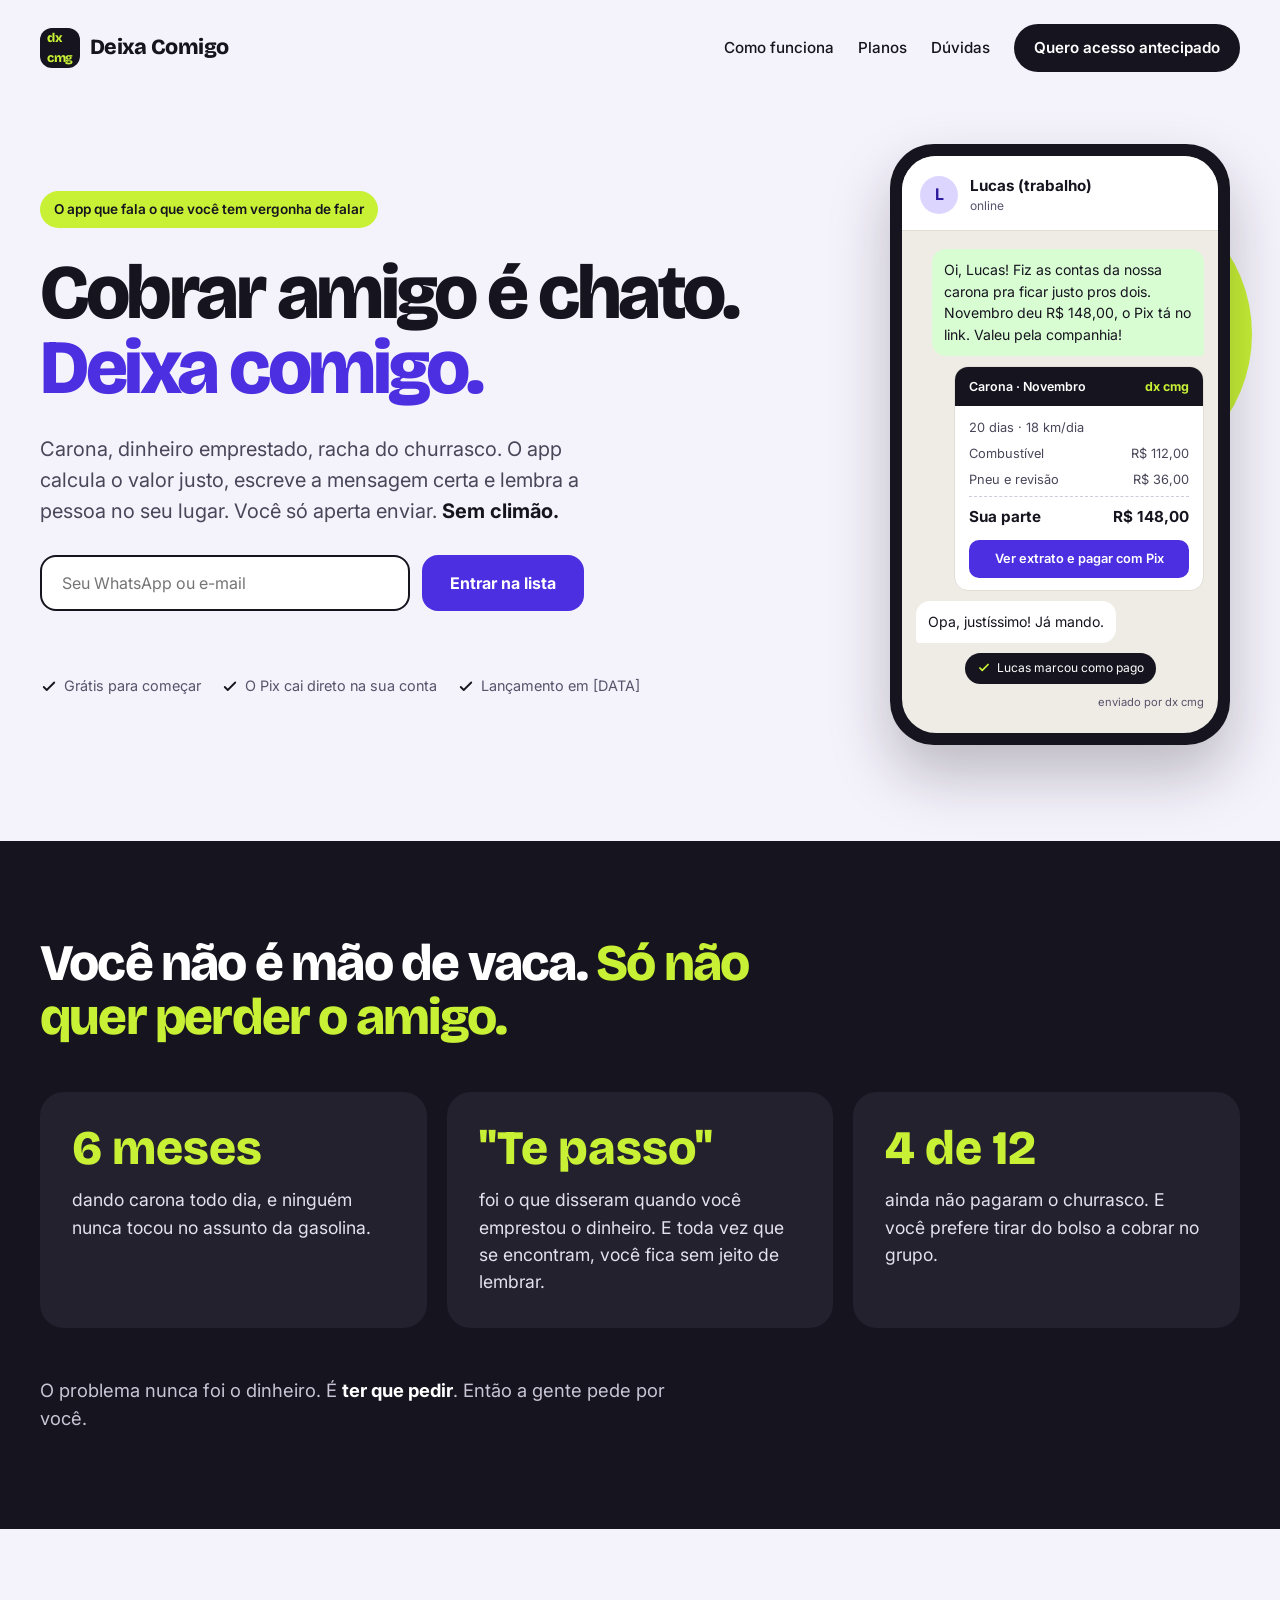
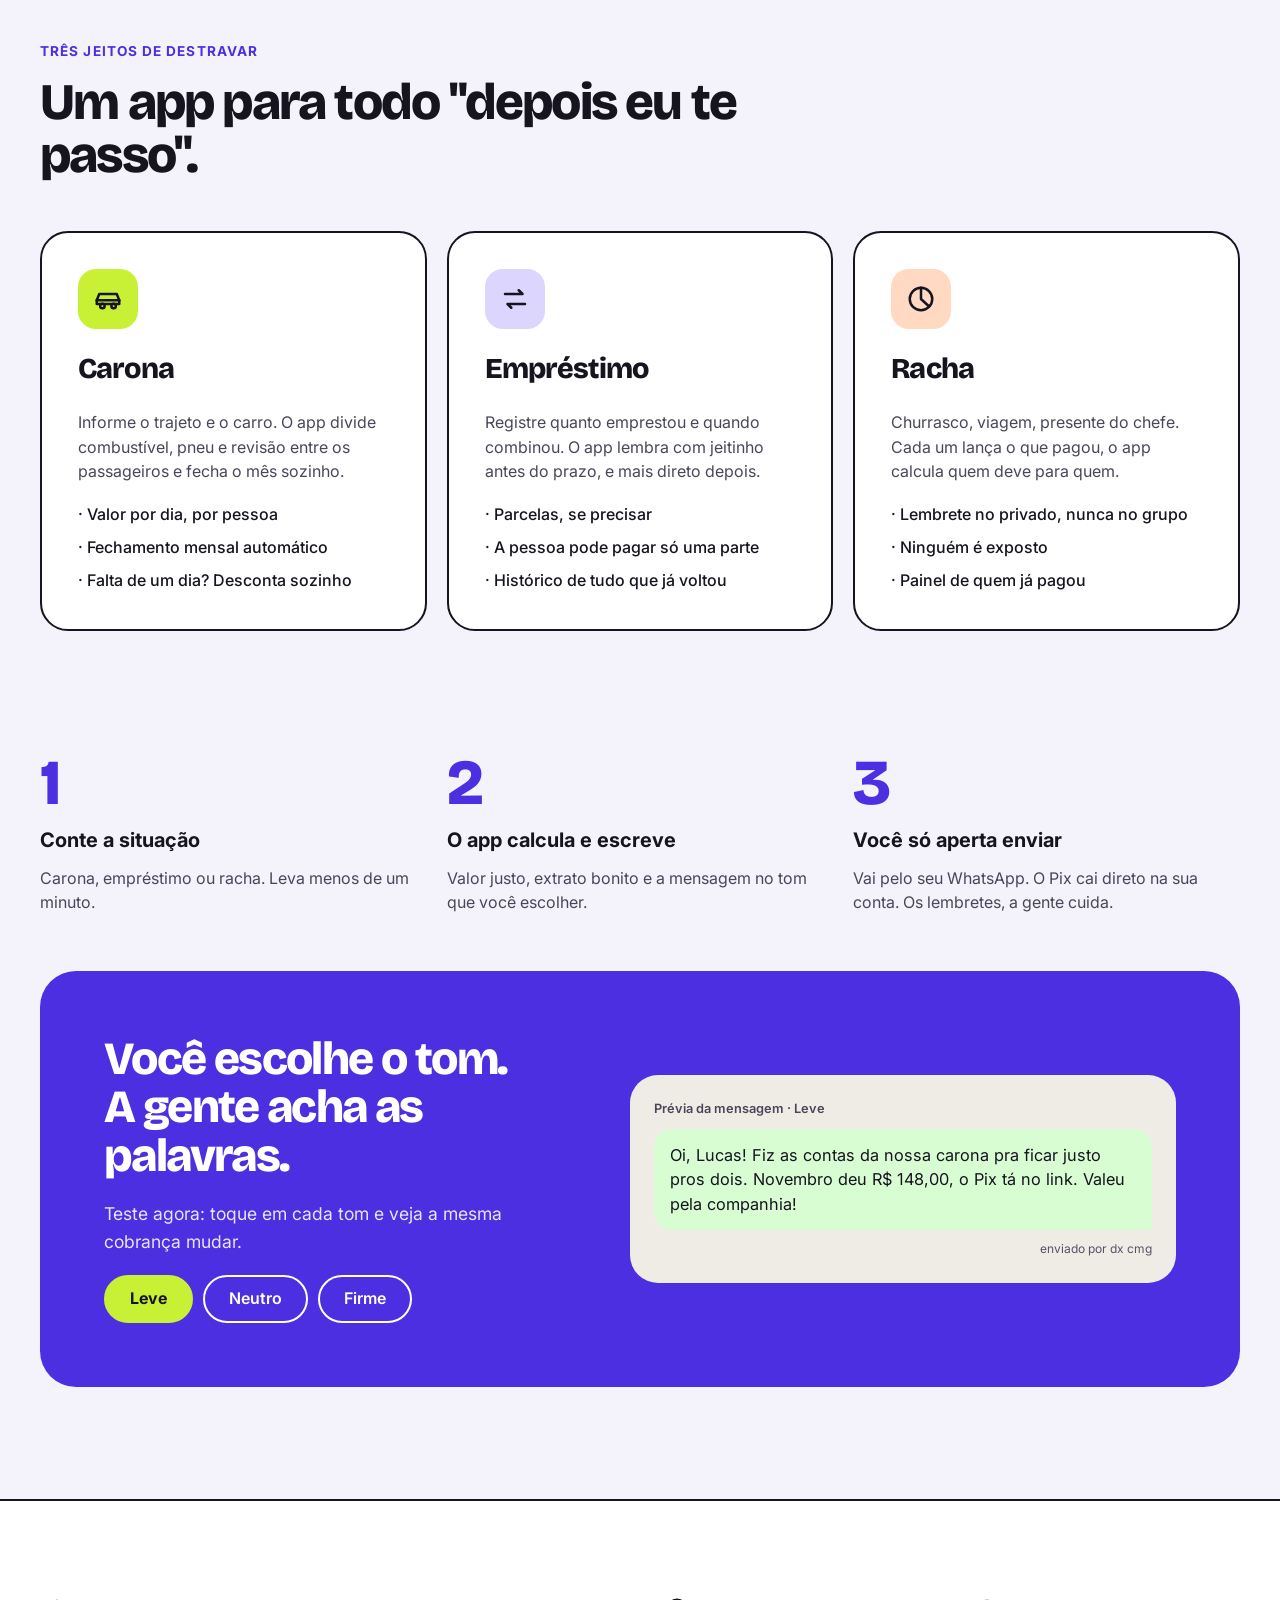
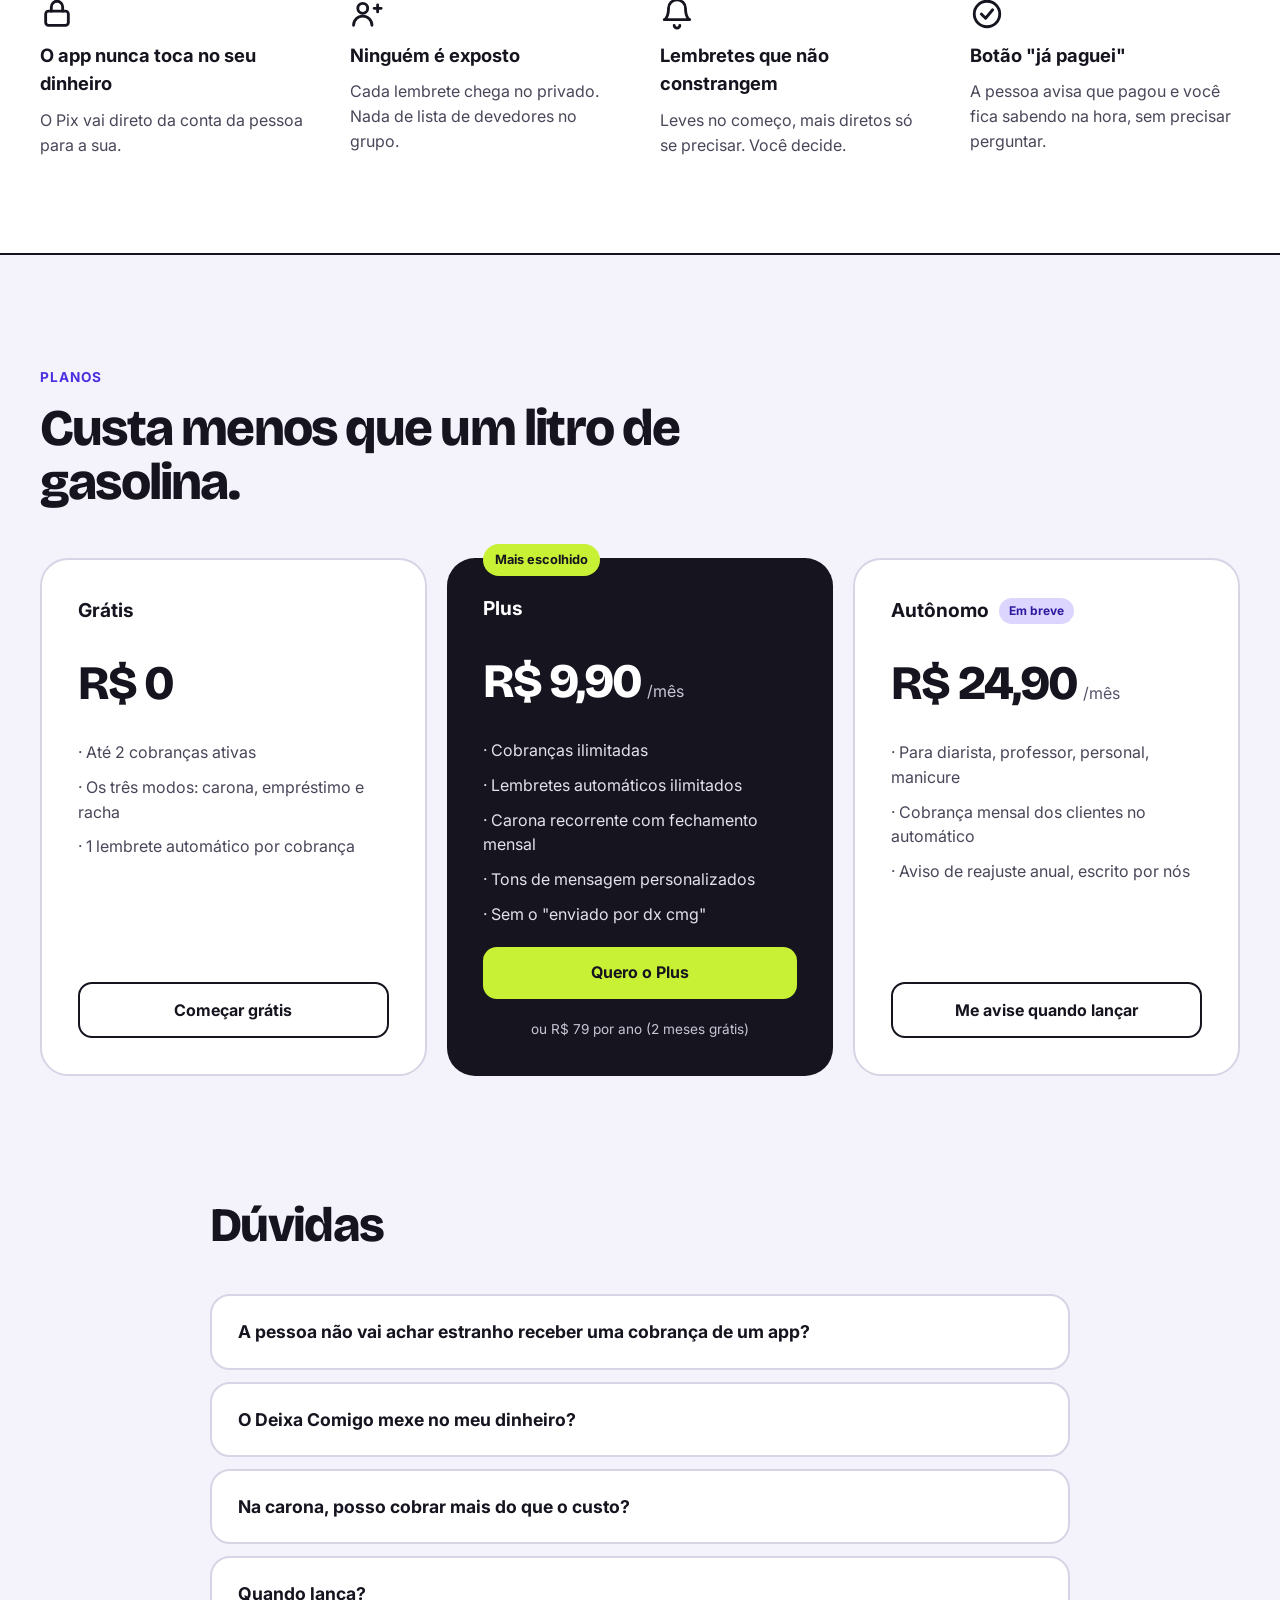
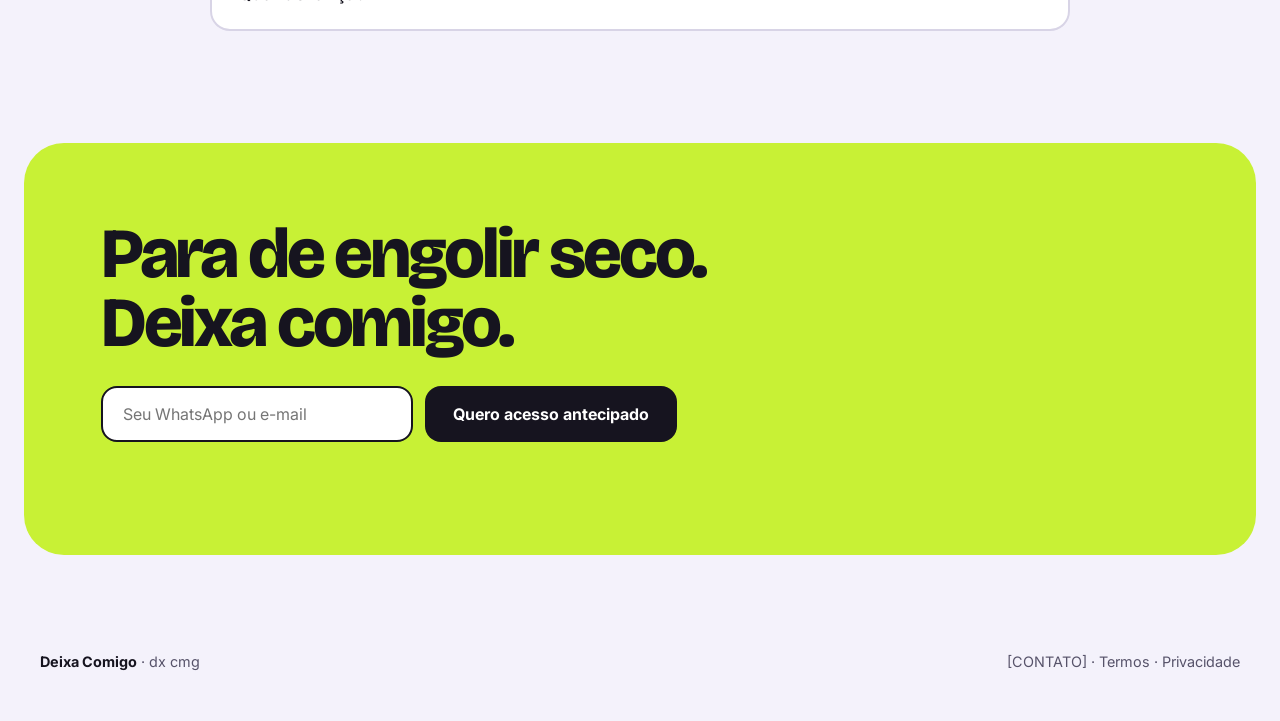
<file: index.html>
<!doctype html>
<html lang="pt-BR">
<head>
<meta charset="utf-8">
<meta name="viewport" content="width=device-width, initial-scale=1">
<title>Deixa Comigo — o app que cobra por você</title>
<meta name="description" content="Carona, empréstimo, racha do churrasco: o app calcula o valor justo, escreve a mensagem e lembra a pessoa no seu lugar. Sem climão.">
<meta property="og:title" content="Deixa Comigo — o app que cobra por você">
<meta property="og:description" content="Carona, empréstimo, racha do churrasco: o app calcula o valor justo, escreve a mensagem e lembra a pessoa no seu lugar. Sem climão.">
<meta property="og:type" content="website">
<meta name="theme-color" content="#16141F">
<link rel="icon" href="/favicon.svg" type="image/svg+xml">
<link rel="preconnect" href="https://fonts.googleapis.com">
<link rel="stylesheet" href="https://fonts.googleapis.com/css2?family=Bricolage+Grotesque:opsz,wght@12..96,500;12..96,700;12..96,800&amp;family=Inter:wght@400;500;600;700&amp;display=swap">
<style>
body{margin:0;background:#F4F2FB}
a{color:#4B2FE0}a:hover{color:#2E1A9E}
details summary{cursor:pointer;list-style:none}
details summary::-webkit-details-marker{display:none}
</style>
</head>
<body>
<div style="width: 100%; min-height: 100%; background: #F4F2FB; color: #16141F; font-family: Inter, system-ui, sans-serif; font-size: 1rem; line-height: 1.55">

<!-- NAV -->
<header style="max-width: 1200px; margin: 0 auto; padding: 24px 24px; display: flex; flex-wrap: wrap; align-items: center; justify-content: space-between; gap: 16px">
<a href="#topo" style="display: flex; align-items: center; gap: 10px; text-decoration: none; color: #16141F">
<span style="width: 40px; height: 40px; border-radius: 12px; background: #16141F; color: #C8F135; display: flex; align-items: center; justify-content: center; font-family: 'Bricolage Grotesque', sans-serif; font-weight: 800; font-size: 0.8rem; letter-spacing: -0.02em">dx<br>cmg</span>
<span style="font-family: 'Bricolage Grotesque', sans-serif; font-weight: 800; font-size: 1.35rem; letter-spacing: -0.03em">Deixa Comigo</span>
</a>
<nav style="display: flex; flex-wrap: wrap; align-items: center; gap: 24px; font-weight: 500; font-size: 0.95rem">
<a href="#como-funciona" style="color: #16141F; text-decoration: none">Como funciona</a>
<a href="#planos" style="color: #16141F; text-decoration: none">Planos</a>
<a href="#duvidas" style="color: #16141F; text-decoration: none">Dúvidas</a>
<a href="#lista" style="background: #16141F; color: #FFFFFF; text-decoration: none; padding: 12px 20px; border-radius: 999px; font-weight: 600; min-height: 44px; box-sizing: border-box; display: inline-flex; align-items: center">Quero acesso antecipado</a>
</nav>
</header>

<!-- HERO -->
<section id="topo" style="max-width: 1200px; margin: 0 auto; padding: 48px 24px 96px; display: flex; flex-wrap: wrap; align-items: center; gap: 64px">
<div style="flex: 1 1 520px; min-width: 0; display: flex; flex-direction: column; gap: 28px">
<span style="align-self: flex-start; background: #C8F135; color: #16141F; font-weight: 600; font-size: 0.85rem; padding: 8px 14px; border-radius: 999px">O app que fala o que você tem vergonha de falar</span>
<h1 style="margin: 0; font-family: 'Bricolage Grotesque', sans-serif; font-weight: 800; font-size: clamp(2.8rem, 6vw, 5.4rem); line-height: 0.98; letter-spacing: -0.045em">Cobrar amigo é chato.<br><span style="color: #4B2FE0">Deixa comigo.</span></h1>
<p style="margin: 0; font-size: 1.25rem; color: #4A4659; max-width: 34rem">Carona, dinheiro emprestado, racha do churrasco. O app calcula o valor justo, escreve a mensagem certa e lembra a pessoa no seu lugar. Você só aperta enviar. <strong style="color: #16141F">Sem climão.</strong></p>
<form class="lead-form" data-origem="geral" novalidate id="lista" style="display: flex; flex-wrap: wrap; gap: 12px; max-width: 34rem">
<label for="hero-zap" style="position: absolute; width: 1px; height: 1px; overflow: hidden; clip: rect(0 0 0 0)">Seu WhatsApp ou e-mail</label>
<input id="hero-zap" type="text" name="contato" required maxlength="120" autocomplete="email" placeholder="Seu WhatsApp ou e-mail" style="flex: 1 1 240px; min-height: 56px; box-sizing: border-box; padding: 0 20px; border-radius: 16px; border: 2px solid #16141F; background: #FFFFFF; font: inherit; font-size: 1rem; color: #16141F">
<button type="submit" style="flex: 0 0 auto; min-height: 56px; padding: 0 28px; border-radius: 16px; border: 0; background: #4B2FE0; color: #FFFFFF; font: inherit; font-weight: 700; font-size: 1rem; cursor: pointer">Entrar na lista</button>
<input type="text" name="empresa" tabindex="-1" autocomplete="off" aria-hidden="true" style="position: absolute; left: -9999px; width: 1px; height: 1px">
<p class="form-status" role="status" aria-live="polite" style="flex-basis: 100%; margin: 0; font-weight: 600; min-height: 1.5em"></p>
</form>
<div style="display: flex; flex-wrap: wrap; gap: 20px; font-size: 0.9rem; color: #57536A">
<span style="display: flex; align-items: center; gap: 6px"><svg aria-hidden="true" width="18" height="18" viewBox="0 0 24 24" fill="none" stroke="#16141F" stroke-width="2.4" stroke-linecap="round" stroke-linejoin="round"><path d="M5 12l4 4 10-10"/></svg>Grátis para começar</span>
<span style="display: flex; align-items: center; gap: 6px"><svg aria-hidden="true" width="18" height="18" viewBox="0 0 24 24" fill="none" stroke="#16141F" stroke-width="2.4" stroke-linecap="round" stroke-linejoin="round"><path d="M5 12l4 4 10-10"/></svg>O Pix cai direto na sua conta</span>
<span style="display: flex; align-items: center; gap: 6px"><svg aria-hidden="true" width="18" height="18" viewBox="0 0 24 24" fill="none" stroke="#16141F" stroke-width="2.4" stroke-linecap="round" stroke-linejoin="round"><path d="M5 12l4 4 10-10"/></svg>Lançamento em [DATA]</span>
</div>
</div>

<!-- PHONE -->
<div style="flex: 0 1 360px; min-width: 0; display: flex; justify-content: center; position: relative">
<div style="position: absolute; top: 40px; right: -12px; width: 300px; height: 300px; border-radius: 50%; background: #C8F135" aria-hidden="true"></div>
<div style="position: relative; width: 340px; max-width: 100%; background: #16141F; border-radius: 44px; padding: 12px; box-sizing: border-box; box-shadow: 0 30px 60px rgba(22,20,31,0.25)">
<div style="background: #EFECE6; border-radius: 34px; overflow: hidden; display: flex; flex-direction: column">
<div style="background: #FFFFFF; padding: 18px 18px 14px; display: flex; align-items: center; gap: 12px; border-bottom: 1px solid #E2DED6">
<span style="width: 38px; height: 38px; border-radius: 50%; background: #DCD6FF; color: #2E1A9E; display: flex; align-items: center; justify-content: center; font-weight: 700">L</span>
<div style="display: flex; flex-direction: column"><strong style="font-size: 0.95rem">Lucas (trabalho)</strong><span style="font-size: 0.75rem; color: #57536A">online</span></div>
</div>
<div style="padding: 18px 14px 22px; display: flex; flex-direction: column; gap: 10px; font-size: 0.88rem">
<div style="align-self: flex-end; max-width: 86%; background: #D9FDD3; padding: 10px 12px; border-radius: 14px 14px 4px 14px">Oi, Lucas! Fiz as contas da nossa carona pra ficar justo pros dois. Novembro deu R$ 148,00, o Pix tá no link. Valeu pela companhia!</div>
<div style="align-self: flex-end; width: 86%; background: #FFFFFF; border-radius: 14px; overflow: hidden; border: 1px solid #E2DED6">
<div style="background: #16141F; color: #FFFFFF; padding: 10px 14px; display: flex; justify-content: space-between; align-items: center; font-size: 0.78rem"><span style="font-weight: 600">Carona · Novembro</span><span style="color: #C8F135; font-weight: 700">dx cmg</span></div>
<div style="padding: 12px 14px; display: flex; flex-direction: column; gap: 6px; font-size: 0.8rem; color: #4A4659">
<div style="display: flex; justify-content: space-between"><span>20 dias · 18 km/dia</span><span></span></div>
<div style="display: flex; justify-content: space-between"><span>Combustível</span><span>R$ 112,00</span></div>
<div style="display: flex; justify-content: space-between"><span>Pneu e revisão</span><span>R$ 36,00</span></div>
<div style="display: flex; justify-content: space-between; border-top: 1px dashed #CFCADC; padding-top: 8px; color: #16141F; font-weight: 700; font-size: 0.95rem"><span>Sua parte</span><span>R$ 148,00</span></div>
<span style="margin-top: 6px; background: #4B2FE0; color: #FFFFFF; text-align: center; border-radius: 10px; padding: 9px; font-weight: 600">Ver extrato e pagar com Pix</span>
</div>
</div>
<div style="align-self: flex-start; max-width: 80%; background: #FFFFFF; padding: 10px 12px; border-radius: 14px 14px 14px 4px">Opa, justíssimo! Já mando.</div>
<div style="align-self: center; background: #16141F; color: #FFFFFF; font-size: 0.75rem; padding: 6px 12px; border-radius: 999px; display: flex; align-items: center; gap: 6px"><svg aria-hidden="true" width="14" height="14" viewBox="0 0 24 24" fill="none" stroke="#C8F135" stroke-width="3" stroke-linecap="round" stroke-linejoin="round"><path d="M5 12l4 4 10-10"/></svg>Lucas marcou como pago</div>
<span style="align-self: flex-end; font-size: 0.7rem; color: #57536A">enviado por dx cmg</span>
</div>
</div>
</div>
</div>
</section>

<!-- DOR -->
<section style="background: #16141F; color: #FFFFFF; padding: 96px 24px">
<div style="max-width: 1200px; margin: 0 auto; display: flex; flex-direction: column; gap: 48px">
<h2 style="margin: 0; font-family: 'Bricolage Grotesque', sans-serif; font-weight: 800; font-size: clamp(2rem, 4vw, 3.4rem); line-height: 1.05; letter-spacing: -0.035em; max-width: 46rem">Você não é mão de vaca. <span style="color: #C8F135">Só não quer perder o amigo.</span></h2>
<div style="display: grid; grid-template-columns: repeat(auto-fit, minmax(260px, 1fr)); gap: 20px">
<div style="background: #24212F; border-radius: 24px; padding: 32px; display: flex; flex-direction: column; gap: 14px">
<span style="font-family: 'Bricolage Grotesque', sans-serif; font-weight: 800; font-size: 3rem; line-height: 1; color: #C8F135">6 meses</span>
<p style="margin: 0; font-size: 1.1rem; color: #E4E1EE">dando carona todo dia, e ninguém nunca tocou no assunto da gasolina.</p>
</div>
<div style="background: #24212F; border-radius: 24px; padding: 32px; display: flex; flex-direction: column; gap: 14px">
<span style="font-family: 'Bricolage Grotesque', sans-serif; font-weight: 800; font-size: 3rem; line-height: 1; color: #C8F135">"Te passo"</span>
<p style="margin: 0; font-size: 1.1rem; color: #E4E1EE">foi o que disseram quando você emprestou o dinheiro. E toda vez que se encontram, você fica sem jeito de lembrar.</p>
</div>
<div style="background: #24212F; border-radius: 24px; padding: 32px; display: flex; flex-direction: column; gap: 14px">
<span style="font-family: 'Bricolage Grotesque', sans-serif; font-weight: 800; font-size: 3rem; line-height: 1; color: #C8F135">4 de 12</span>
<p style="margin: 0; font-size: 1.1rem; color: #E4E1EE">ainda não pagaram o churrasco. E você prefere tirar do bolso a cobrar no grupo.</p>
</div>
</div>
<p style="margin: 0; font-size: 1.15rem; color: #C9C5D6; max-width: 40rem">O problema nunca foi o dinheiro. É <strong style="color: #FFFFFF">ter que pedir</strong>. Então a gente pede por você.</p>
</div>
</section>

<!-- 3 MODOS -->
<section style="max-width: 1200px; margin: 0 auto; padding: 112px 24px 56px; display: flex; flex-direction: column; gap: 48px">
<div style="display: flex; flex-direction: column; gap: 14px; max-width: 44rem">
<span style="font-weight: 700; color: #4B2FE0; text-transform: uppercase; letter-spacing: 0.08em; font-size: 0.85rem">Três jeitos de destravar</span>
<h2 style="margin: 0; font-family: 'Bricolage Grotesque', sans-serif; font-weight: 800; font-size: clamp(2rem, 4vw, 3.4rem); line-height: 1.05; letter-spacing: -0.035em">Um app para todo "depois eu te passo".</h2>
</div>
<div style="display: grid; grid-template-columns: repeat(auto-fit, minmax(300px, 1fr)); gap: 20px">

<article style="background: #FFFFFF; border-radius: 28px; padding: 36px; display: flex; flex-direction: column; gap: 18px; border: 2px solid #16141F">
<span style="width: 60px; height: 60px; border-radius: 18px; background: #C8F135; display: flex; align-items: center; justify-content: center"><svg aria-hidden="true" width="30" height="30" viewBox="0 0 24 24" fill="none" stroke="#16141F" stroke-width="2" stroke-linecap="round" stroke-linejoin="round"><path d="M3 16v-3l2-5h14l2 5v3z"/><path d="M3 13h18"/><circle cx="7.5" cy="17.5" r="1.8"/><circle cx="16.5" cy="17.5" r="1.8"/></svg></span>
<h3 style="margin: 0; font-family: 'Bricolage Grotesque', sans-serif; font-weight: 800; font-size: 1.8rem; letter-spacing: -0.03em">Carona</h3>
<p style="margin: 0; color: #4A4659">Informe o trajeto e o carro. O app divide combustível, pneu e revisão entre os passageiros e fecha o mês sozinho.</p>
<ul style="margin: 0; padding: 0; list-style: none; display: flex; flex-direction: column; gap: 8px; font-weight: 500">
<li>· Valor por dia, por pessoa</li>
<li>· Fechamento mensal automático</li>
<li>· Falta de um dia? Desconta sozinho</li>
</ul>
</article>

<article style="background: #FFFFFF; border-radius: 28px; padding: 36px; display: flex; flex-direction: column; gap: 18px; border: 2px solid #16141F">
<span style="width: 60px; height: 60px; border-radius: 18px; background: #DCD6FF; display: flex; align-items: center; justify-content: center"><svg aria-hidden="true" width="30" height="30" viewBox="0 0 24 24" fill="none" stroke="#16141F" stroke-width="2" stroke-linecap="round" stroke-linejoin="round"><path d="M4 8h14l-3-3"/><path d="M20 16H6l3 3"/></svg></span>
<h3 style="margin: 0; font-family: 'Bricolage Grotesque', sans-serif; font-weight: 800; font-size: 1.8rem; letter-spacing: -0.03em">Empréstimo</h3>
<p style="margin: 0; color: #4A4659">Registre quanto emprestou e quando combinou. O app lembra com jeitinho antes do prazo, e mais direto depois.</p>
<ul style="margin: 0; padding: 0; list-style: none; display: flex; flex-direction: column; gap: 8px; font-weight: 500">
<li>· Parcelas, se precisar</li>
<li>· A pessoa pode pagar só uma parte</li>
<li>· Histórico de tudo que já voltou</li>
</ul>
</article>

<article style="background: #FFFFFF; border-radius: 28px; padding: 36px; display: flex; flex-direction: column; gap: 18px; border: 2px solid #16141F">
<span style="width: 60px; height: 60px; border-radius: 18px; background: #FFD9C2; display: flex; align-items: center; justify-content: center"><svg aria-hidden="true" width="30" height="30" viewBox="0 0 24 24" fill="none" stroke="#16141F" stroke-width="2" stroke-linecap="round" stroke-linejoin="round"><circle cx="12" cy="12" r="9"/><path d="M12 3v9l6.5 6"/></svg></span>
<h3 style="margin: 0; font-family: 'Bricolage Grotesque', sans-serif; font-weight: 800; font-size: 1.8rem; letter-spacing: -0.03em">Racha</h3>
<p style="margin: 0; color: #4A4659">Churrasco, viagem, presente do chefe. Cada um lança o que pagou, o app calcula quem deve para quem.</p>
<ul style="margin: 0; padding: 0; list-style: none; display: flex; flex-direction: column; gap: 8px; font-weight: 500">
<li>· Lembrete no privado, nunca no grupo</li>
<li>· Ninguém é exposto</li>
<li>· Painel de quem já pagou</li>
</ul>
</article>
</div>
</section>

<!-- COMO FUNCIONA + TOM -->
<section id="como-funciona" style="max-width: 1200px; margin: 0 auto; padding: 56px 24px 112px; display: flex; flex-direction: column; gap: 48px">
<div style="display: grid; grid-template-columns: repeat(auto-fit, minmax(240px, 1fr)); gap: 20px">
<div style="display: flex; flex-direction: column; gap: 10px; padding: 8px 0">
<span style="font-family: 'Bricolage Grotesque', sans-serif; font-weight: 800; font-size: 4rem; line-height: 1; color: #4B2FE0">1</span>
<h3 style="margin: 0; font-size: 1.25rem">Conte a situação</h3>
<p style="margin: 0; color: #4A4659">Carona, empréstimo ou racha. Leva menos de um minuto.</p>
</div>
<div style="display: flex; flex-direction: column; gap: 10px; padding: 8px 0">
<span style="font-family: 'Bricolage Grotesque', sans-serif; font-weight: 800; font-size: 4rem; line-height: 1; color: #4B2FE0">2</span>
<h3 style="margin: 0; font-size: 1.25rem">O app calcula e escreve</h3>
<p style="margin: 0; color: #4A4659">Valor justo, extrato bonito e a mensagem no tom que você escolher.</p>
</div>
<div style="display: flex; flex-direction: column; gap: 10px; padding: 8px 0">
<span style="font-family: 'Bricolage Grotesque', sans-serif; font-weight: 800; font-size: 4rem; line-height: 1; color: #4B2FE0">3</span>
<h3 style="margin: 0; font-size: 1.25rem">Você só aperta enviar</h3>
<p style="margin: 0; color: #4A4659">Vai pelo seu WhatsApp. O Pix cai direto na sua conta. Os lembretes, a gente cuida.</p>
</div>
</div>

<div style="background: #4B2FE0; color: #FFFFFF; border-radius: 36px; padding: clamp(28px, 5vw, 64px); display: flex; flex-wrap: wrap; gap: 48px; align-items: center">
<div style="flex: 1 1 360px; min-width: 0; display: flex; flex-direction: column; gap: 20px">
<h2 style="margin: 0; font-family: 'Bricolage Grotesque', sans-serif; font-weight: 800; font-size: clamp(2rem, 3.6vw, 3rem); line-height: 1.05; letter-spacing: -0.035em">Você escolhe o tom.<br>A gente acha as palavras.</h2>
<p style="margin: 0; font-size: 1.1rem; color: #E9E5FF">Teste agora: toque em cada tom e veja a mesma cobrança mudar.</p>
<div style="display: flex; flex-wrap: wrap; gap: 10px" role="group" aria-label="Tom da mensagem">
<button type="button" class="tone-btn" data-tone="leve" aria-pressed="true" style="min-height: 48px; padding: 0 24px; border-radius: 999px; border: 2px solid #C8F135; background: #C8F135; color: #16141F; font: inherit; font-weight: 700; cursor: pointer">Leve</button>
<button type="button" class="tone-btn" data-tone="neutro" aria-pressed="false" style="min-height: 48px; padding: 0 24px; border-radius: 999px; border: 2px solid #FFFFFF; background: transparent; color: #FFFFFF; font: inherit; font-weight: 600; cursor: pointer">Neutro</button>
<button type="button" class="tone-btn" data-tone="firme" aria-pressed="false" style="min-height: 48px; padding: 0 24px; border-radius: 999px; border: 2px solid #FFFFFF; background: transparent; color: #FFFFFF; font: inherit; font-weight: 600; cursor: pointer">Firme</button>
</div>
</div>
<div style="flex: 1 1 380px; min-width: 0; background: #EFECE6; border-radius: 28px; padding: 24px; display: flex; flex-direction: column; gap: 10px; color: #16141F">
<span style="font-size: 0.8rem; color: #4A4659; font-weight: 600">Prévia da mensagem · <span id="tone-label">Leve</span></span>
<div style="align-self: flex-end; background: #D9FDD3; padding: 14px 16px; border-radius: 18px 18px 4px 18px; font-size: 1.02rem; line-height: 1.5"><span id="tone-msg"></span></div>
<span style="align-self: flex-end; font-size: 0.75rem; color: #57536A">enviado por dx cmg</span>
</div>
</div>
</section>

<!-- GARANTIAS -->
<section style="background: #FFFFFF; padding: 96px 24px; border-top: 2px solid #16141F; border-bottom: 2px solid #16141F">
<div style="max-width: 1200px; margin: 0 auto; display: grid; grid-template-columns: repeat(auto-fit, minmax(240px, 1fr)); gap: 40px">
<div style="display: flex; flex-direction: column; gap: 10px">
<svg aria-hidden="true" width="34" height="34" viewBox="0 0 24 24" fill="none" stroke="#16141F" stroke-width="2" stroke-linecap="round" stroke-linejoin="round"><rect x="4" y="10" width="16" height="10" rx="2"/><path d="M8 10V7a4 4 0 0 1 8 0v3"/></svg>
<h3 style="margin: 0; font-size: 1.15rem">O app nunca toca no seu dinheiro</h3>
<p style="margin: 0; color: #4A4659">O Pix vai direto da conta da pessoa para a sua.</p>
</div>
<div style="display: flex; flex-direction: column; gap: 10px">
<svg aria-hidden="true" width="34" height="34" viewBox="0 0 24 24" fill="none" stroke="#16141F" stroke-width="2" stroke-linecap="round" stroke-linejoin="round"><circle cx="9" cy="8" r="3.5"/><path d="M2.5 20a6.5 6.5 0 0 1 13 0"/><path d="M17 8h5M19.5 5.5v5"/></svg>
<h3 style="margin: 0; font-size: 1.15rem">Ninguém é exposto</h3>
<p style="margin: 0; color: #4A4659">Cada lembrete chega no privado. Nada de lista de devedores no grupo.</p>
</div>
<div style="display: flex; flex-direction: column; gap: 10px">
<svg aria-hidden="true" width="34" height="34" viewBox="0 0 24 24" fill="none" stroke="#16141F" stroke-width="2" stroke-linecap="round" stroke-linejoin="round"><path d="M6 8a6 6 0 0 1 12 0c0 7 3 8 3 8H3s3-1 3-8"/><path d="M10 20a2 2 0 0 0 4 0"/></svg>
<h3 style="margin: 0; font-size: 1.15rem">Lembretes que não constrangem</h3>
<p style="margin: 0; color: #4A4659">Leves no começo, mais diretos só se precisar. Você decide.</p>
</div>
<div style="display: flex; flex-direction: column; gap: 10px">
<svg aria-hidden="true" width="34" height="34" viewBox="0 0 24 24" fill="none" stroke="#16141F" stroke-width="2" stroke-linecap="round" stroke-linejoin="round"><circle cx="12" cy="12" r="9"/><path d="M8 12l3 3 5-6"/></svg>
<h3 style="margin: 0; font-size: 1.15rem">Botão "já paguei"</h3>
<p style="margin: 0; color: #4A4659">A pessoa avisa que pagou e você fica sabendo na hora, sem precisar perguntar.</p>
</div>
</div>
</section>

<!-- PLANOS -->
<section id="planos" style="max-width: 1200px; margin: 0 auto; padding: 112px 24px; display: flex; flex-direction: column; gap: 48px">
<div style="display: flex; flex-direction: column; gap: 14px; max-width: 44rem">
<span style="font-weight: 700; color: #4B2FE0; text-transform: uppercase; letter-spacing: 0.08em; font-size: 0.85rem">Planos</span>
<h2 style="margin: 0; font-family: 'Bricolage Grotesque', sans-serif; font-weight: 800; font-size: clamp(2rem, 4vw, 3.4rem); line-height: 1.05; letter-spacing: -0.035em">Custa menos que um litro de gasolina.</h2>
</div>
<div style="display: grid; grid-template-columns: repeat(auto-fit, minmax(280px, 1fr)); gap: 20px; align-items: stretch">

<div style="background: #FFFFFF; border-radius: 28px; padding: 36px; display: flex; flex-direction: column; gap: 20px; border: 2px solid #D8D4E6">
<h3 style="margin: 0; font-size: 1.2rem">Grátis</h3>
<div style="display: flex; align-items: baseline; gap: 6px"><span style="font-family: 'Bricolage Grotesque', sans-serif; font-weight: 800; font-size: 3rem; letter-spacing: -0.04em">R$ 0</span></div>
<ul style="margin: 0; padding: 0; list-style: none; display: flex; flex-direction: column; gap: 10px; color: #4A4659; flex: 1 1 auto">
<li>· Até 2 cobranças ativas</li>
<li>· Os três modos: carona, empréstimo e racha</li>
<li>· 1 lembrete automático por cobrança</li>
</ul>
<a href="#lista" data-plano="gratis" style="min-height: 52px; border-radius: 14px; border: 2px solid #16141F; color: #16141F; text-decoration: none; font-weight: 700; display: flex; align-items: center; justify-content: center">Começar grátis</a>
</div>

<div style="background: #16141F; color: #FFFFFF; border-radius: 28px; padding: 36px; display: flex; flex-direction: column; gap: 20px; position: relative">
<span style="position: absolute; top: -14px; left: 36px; background: #C8F135; color: #16141F; font-weight: 700; font-size: 0.8rem; padding: 6px 12px; border-radius: 999px">Mais escolhido</span>
<h3 style="margin: 0; font-size: 1.2rem">Plus</h3>
<div style="display: flex; align-items: baseline; gap: 6px"><span style="font-family: 'Bricolage Grotesque', sans-serif; font-weight: 800; font-size: 3rem; letter-spacing: -0.04em">R$ 9,90</span><span style="color: #C9C5D6">/mês</span></div>
<ul style="margin: 0; padding: 0; list-style: none; display: flex; flex-direction: column; gap: 10px; color: #E4E1EE; flex: 1 1 auto">
<li>· Cobranças ilimitadas</li>
<li>· Lembretes automáticos ilimitados</li>
<li>· Carona recorrente com fechamento mensal</li>
<li>· Tons de mensagem personalizados</li>
<li>· Sem o "enviado por dx cmg"</li>
</ul>
<a href="#lista" data-plano="plus" style="min-height: 52px; border-radius: 14px; background: #C8F135; color: #16141F; text-decoration: none; font-weight: 700; display: flex; align-items: center; justify-content: center">Quero o Plus</a>
<span style="font-size: 0.85rem; color: #C9C5D6; text-align: center">ou R$ 79 por ano (2 meses grátis)</span>
</div>

<div style="background: #FFFFFF; border-radius: 28px; padding: 36px; display: flex; flex-direction: column; gap: 20px; border: 2px solid #D8D4E6">
<div style="display: flex; align-items: center; gap: 10px"><h3 style="margin: 0; font-size: 1.2rem">Autônomo</h3><span style="background: #DCD6FF; color: #2E1A9E; font-size: 0.75rem; font-weight: 700; padding: 4px 10px; border-radius: 999px">Em breve</span></div>
<div style="display: flex; align-items: baseline; gap: 6px"><span style="font-family: 'Bricolage Grotesque', sans-serif; font-weight: 800; font-size: 3rem; letter-spacing: -0.04em">R$ 24,90</span><span style="color: #57536A">/mês</span></div>
<ul style="margin: 0; padding: 0; list-style: none; display: flex; flex-direction: column; gap: 10px; color: #4A4659; flex: 1 1 auto">
<li>· Para diarista, professor, personal, manicure</li>
<li>· Cobrança mensal dos clientes no automático</li>
<li>· Aviso de reajuste anual, escrito por nós</li>
</ul>
<a href="#lista" data-plano="autonomo" style="min-height: 52px; border-radius: 14px; border: 2px solid #16141F; color: #16141F; text-decoration: none; font-weight: 700; display: flex; align-items: center; justify-content: center">Me avise quando lançar</a>
</div>
</div>
</section>

<!-- FAQ -->
<section id="duvidas" style="max-width: 860px; margin: 0 auto; padding: 0 24px 112px; display: flex; flex-direction: column; gap: 32px">
<h2 style="margin: 0; font-family: 'Bricolage Grotesque', sans-serif; font-weight: 800; font-size: clamp(2rem, 4vw, 3rem); letter-spacing: -0.035em">Dúvidas</h2>
<div style="display: flex; flex-direction: column; gap: 12px">
<details style="background: #FFFFFF; border-radius: 20px; padding: 22px 26px; border: 2px solid #D8D4E6">
<summary style="font-weight: 700; font-size: 1.1rem">A pessoa não vai achar estranho receber uma cobrança de um app?</summary>
<p style="margin: 14px 0 0; color: #4A4659">É justamente o contrário: o app tira o peso pessoal. A conta é clara, o valor é justo e ninguém precisa negociar olho no olho. A mensagem sai do seu WhatsApp, do seu jeito.</p>
</details>
<details style="background: #FFFFFF; border-radius: 20px; padding: 22px 26px; border: 2px solid #D8D4E6">
<summary style="font-weight: 700; font-size: 1.1rem">O Deixa Comigo mexe no meu dinheiro?</summary>
<p style="margin: 14px 0 0; color: #4A4659">Não. O app só gera o link com a sua chave Pix. O dinheiro vai direto para a sua conta.</p>
</details>
<details style="background: #FFFFFF; border-radius: 20px; padding: 22px 26px; border: 2px solid #D8D4E6">
<summary style="font-weight: 700; font-size: 1.1rem">Na carona, posso cobrar mais do que o custo?</summary>
<p style="margin: 14px 0 0; color: #4A4659">O Deixa Comigo foi feito para dividir os custos da carona (combustível, pneu, revisão) de forma justa entre quem vai junto. Não é um serviço de transporte remunerado.</p>
</details>
<details style="background: #FFFFFF; border-radius: 20px; padding: 22px 26px; border: 2px solid #D8D4E6">
<summary style="font-weight: 700; font-size: 1.1rem">Quando lança?</summary>
<p style="margin: 14px 0 0; color: #4A4659">Em [DATA]. Quem entra na lista agora testa antes de todo mundo e ganha [BENEFÍCIO DA LISTA].</p>
</details>
</div>
</section>

<!-- CTA FINAL -->
<section style="padding: 0 24px 96px">
<div style="max-width: 1200px; margin: 0 auto; background: #C8F135; border-radius: 40px; padding: clamp(36px, 6vw, 88px); display: flex; flex-direction: column; align-items: flex-start; gap: 28px">
<h2 style="margin: 0; font-family: 'Bricolage Grotesque', sans-serif; font-weight: 800; font-size: clamp(2.4rem, 5.5vw, 4.8rem); line-height: 0.98; letter-spacing: -0.045em; max-width: 52rem">Para de engolir seco.<br>Deixa comigo.</h2>
<form class="lead-form" data-origem="geral" novalidate style="display: flex; flex-wrap: wrap; gap: 12px; width: 100%; max-width: 36rem">
<label for="cta-zap" style="position: absolute; width: 1px; height: 1px; overflow: hidden; clip: rect(0 0 0 0)">Seu WhatsApp ou e-mail</label>
<input id="cta-zap" type="text" name="contato" required maxlength="120" autocomplete="email" placeholder="Seu WhatsApp ou e-mail" style="flex: 1 1 240px; min-height: 56px; box-sizing: border-box; padding: 0 20px; border-radius: 16px; border: 2px solid #16141F; background: #FFFFFF; font: inherit; font-size: 1rem; color: #16141F">
<button type="submit" style="flex: 0 0 auto; min-height: 56px; padding: 0 28px; border-radius: 16px; border: 0; background: #16141F; color: #FFFFFF; font: inherit; font-weight: 700; font-size: 1rem; cursor: pointer">Quero acesso antecipado</button>
<input type="text" name="empresa" tabindex="-1" autocomplete="off" aria-hidden="true" style="position: absolute; left: -9999px; width: 1px; height: 1px">
<p class="form-status" role="status" aria-live="polite" style="flex-basis: 100%; margin: 0; font-weight: 600; min-height: 1.5em"></p>
</form>
</div>
</section>

<footer style="max-width: 1200px; margin: 0 auto; padding: 0 24px 48px; display: flex; flex-wrap: wrap; justify-content: space-between; gap: 16px; font-size: 0.9rem; color: #57536A">
<span><strong style="color: #16141F">Deixa Comigo</strong> · dx cmg</span>
<span>[CONTATO] · Termos · Privacidade</span>
</footer>
</div>
<script src="/config.js"></script>
<script src="/app.js"></script>
</body>
</html>
</file>
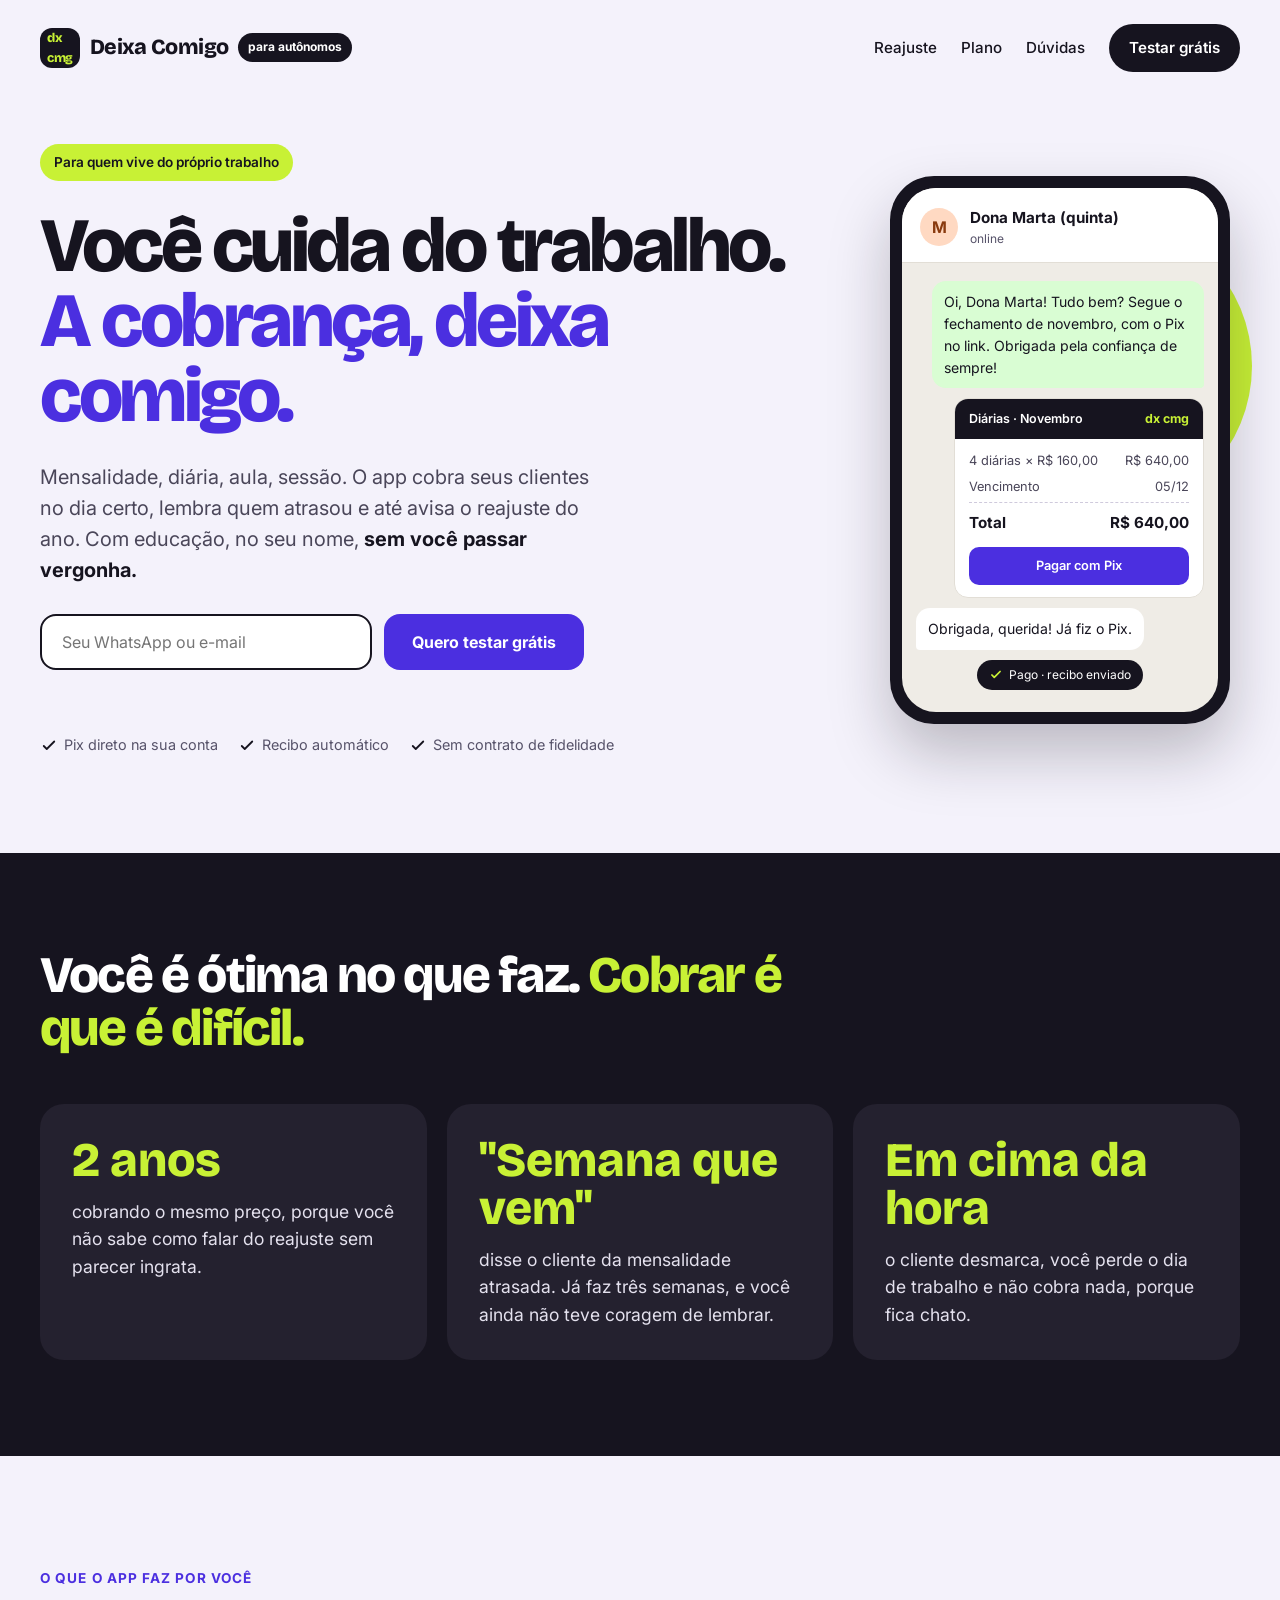
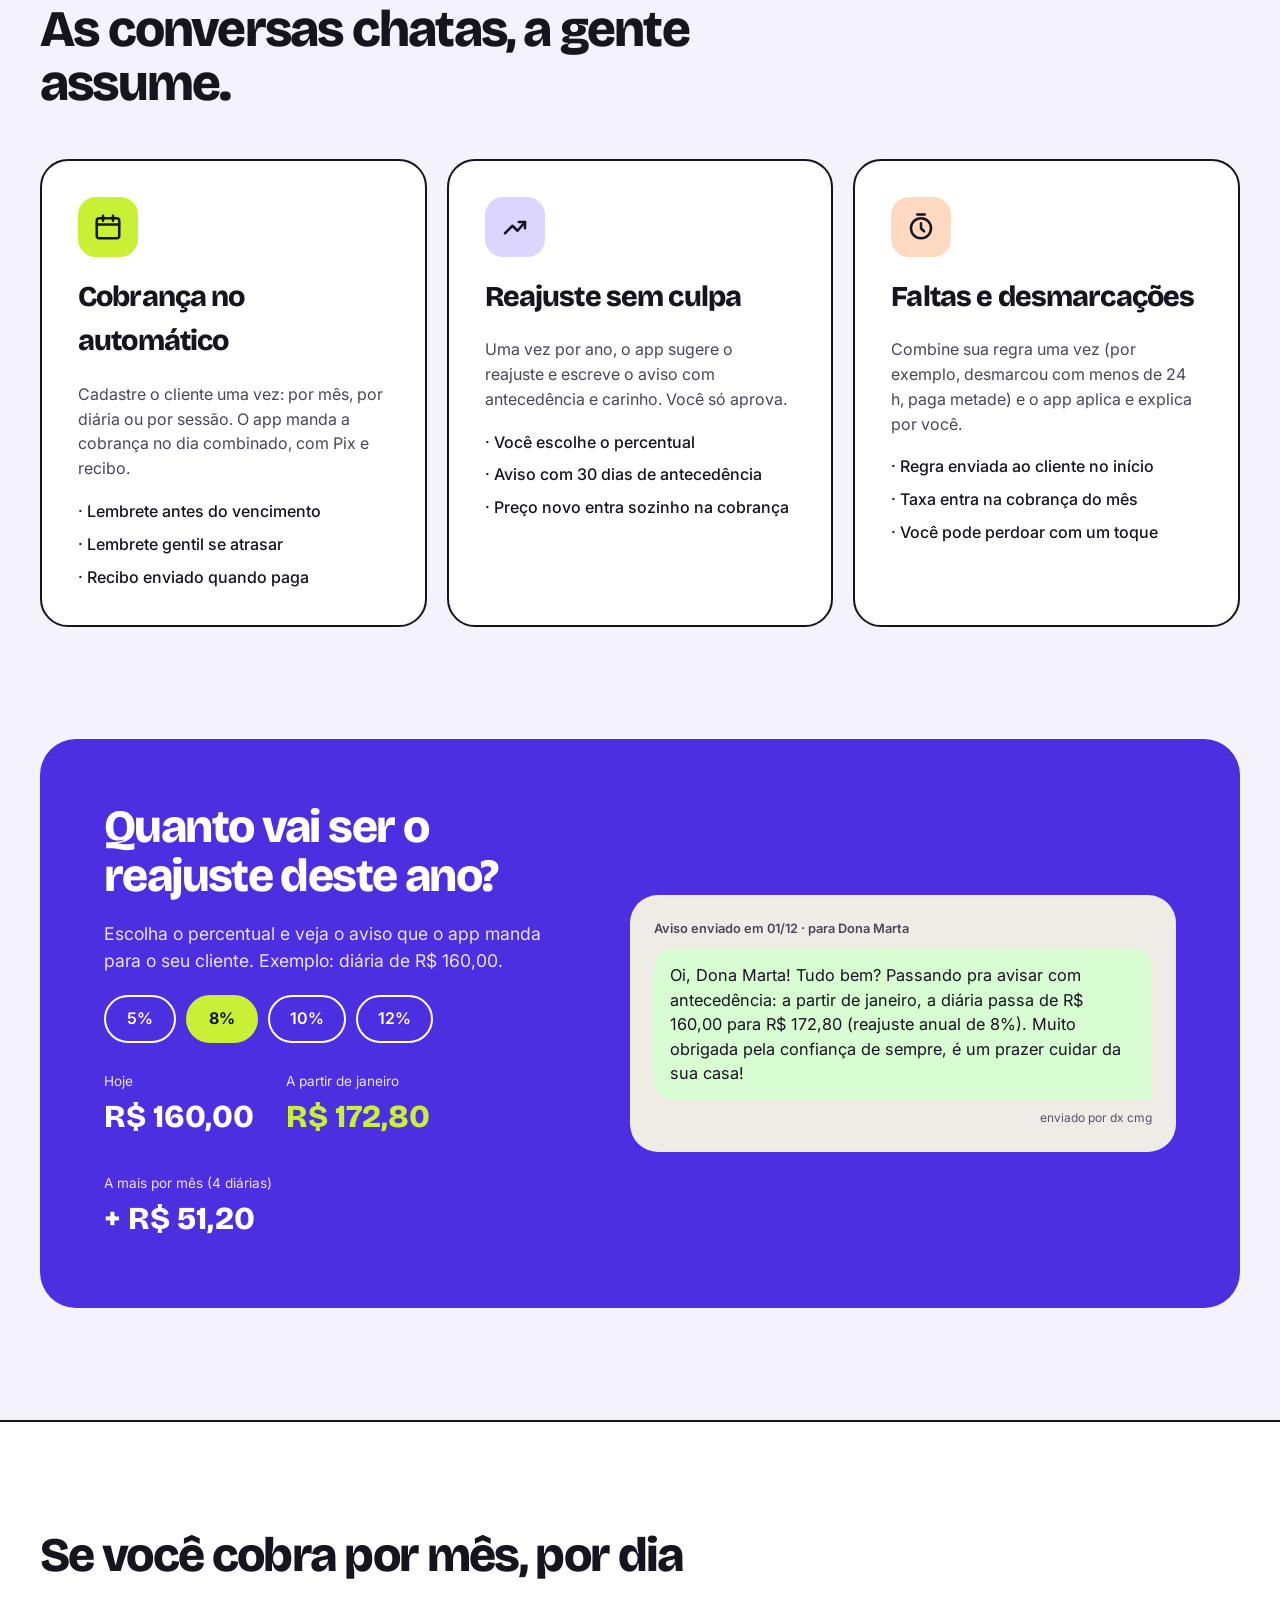
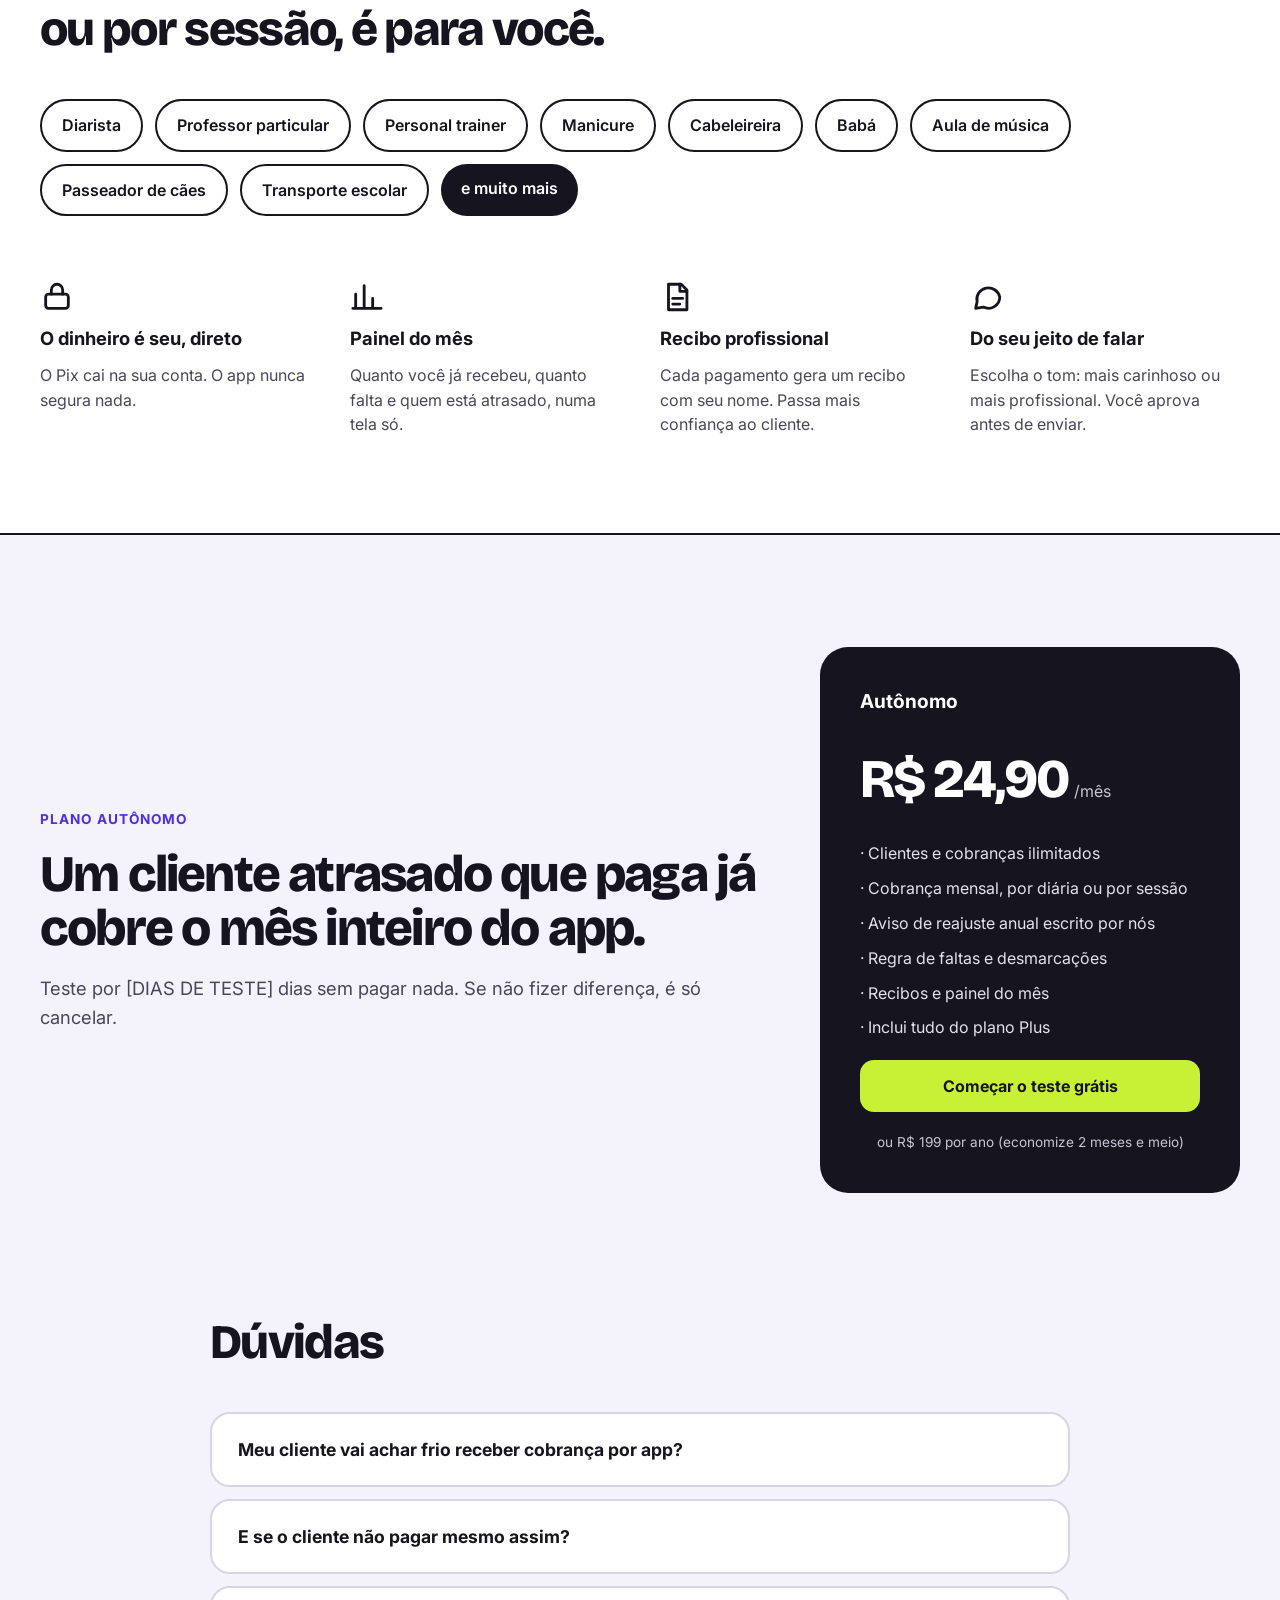
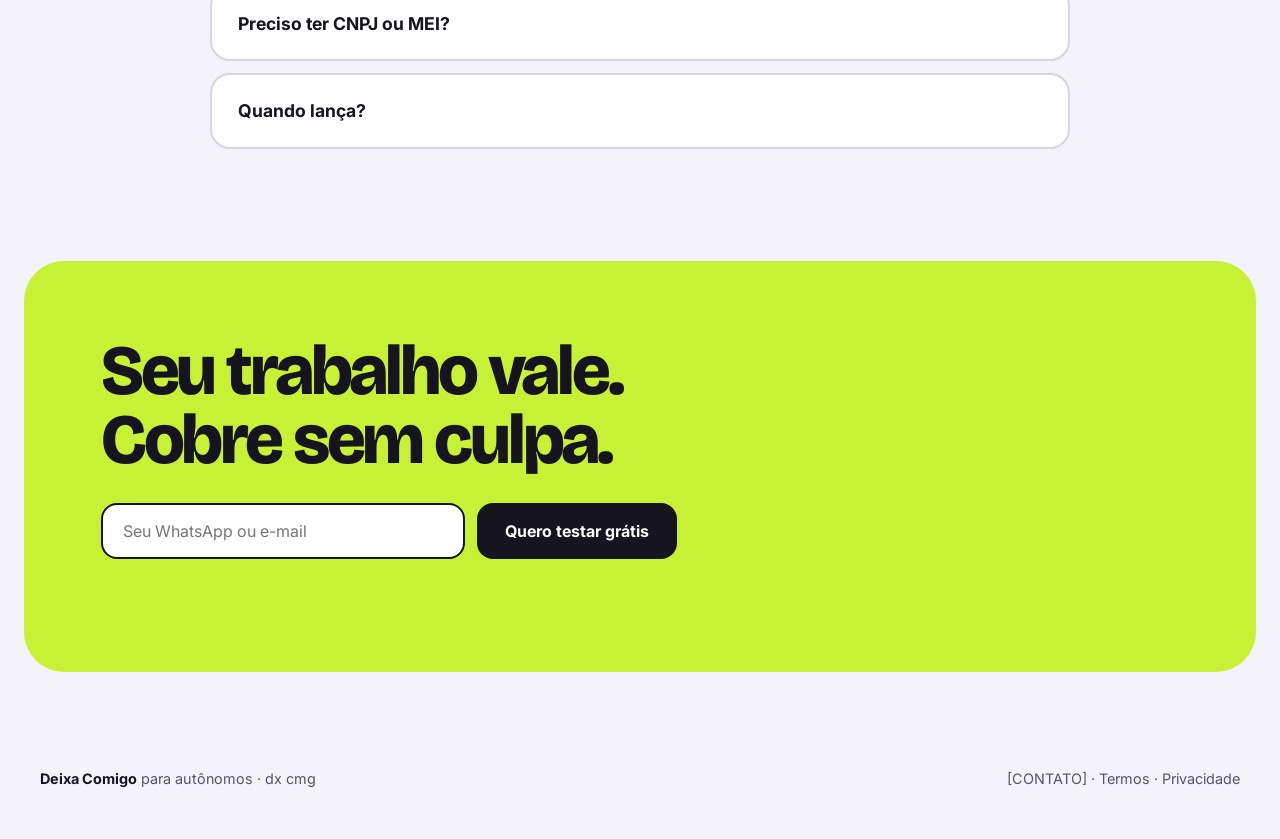
<file: autonomos/index.html>
<!doctype html>
<html lang="pt-BR">
<head>
<meta charset="utf-8">
<meta name="viewport" content="width=device-width, initial-scale=1">
<title>Deixa Comigo para autônomos — cobre seus clientes sem constrangimento</title>
<meta name="description" content="Mensalidade, diária, aula ou sessão: o app cobra seus clientes no dia certo, lembra quem atrasou e avisa o reajuste do ano.">
<meta property="og:title" content="Deixa Comigo para autônomos — cobre seus clientes sem constrangimento">
<meta property="og:description" content="Mensalidade, diária, aula ou sessão: o app cobra seus clientes no dia certo, lembra quem atrasou e avisa o reajuste do ano.">
<meta property="og:type" content="website">
<meta name="theme-color" content="#16141F">
<link rel="icon" href="/favicon.svg" type="image/svg+xml">
<link rel="preconnect" href="https://fonts.googleapis.com">
<link rel="stylesheet" href="https://fonts.googleapis.com/css2?family=Bricolage+Grotesque:opsz,wght@12..96,500;12..96,700;12..96,800&amp;family=Inter:wght@400;500;600;700&amp;display=swap">
<style>
body{margin:0;background:#F4F2FB}
a{color:#4B2FE0}a:hover{color:#2E1A9E}
details summary{cursor:pointer;list-style:none}
details summary::-webkit-details-marker{display:none}
</style>
</head>
<body>
<div style="width: 100%; min-height: 100%; background: #F4F2FB; color: #16141F; font-family: Inter, system-ui, sans-serif; font-size: 1rem; line-height: 1.55">

<!-- NAV -->
<header style="max-width: 1200px; margin: 0 auto; padding: 24px 24px; display: flex; flex-wrap: wrap; align-items: center; justify-content: space-between; gap: 16px">
<a href="#topo-aut" style="display: flex; align-items: center; gap: 10px; text-decoration: none; color: #16141F">
<span style="width: 40px; height: 40px; border-radius: 12px; background: #16141F; color: #C8F135; display: flex; align-items: center; justify-content: center; font-family: 'Bricolage Grotesque', sans-serif; font-weight: 800; font-size: 0.8rem; letter-spacing: -0.02em">dx<br>cmg</span>
<span style="font-family: 'Bricolage Grotesque', sans-serif; font-weight: 800; font-size: 1.35rem; letter-spacing: -0.03em">Deixa Comigo</span>
<span style="background: #16141F; color: #FFFFFF; font-size: 0.75rem; font-weight: 700; padding: 5px 10px; border-radius: 999px">para autônomos</span>
</a>
<nav style="display: flex; flex-wrap: wrap; align-items: center; gap: 24px; font-weight: 500; font-size: 0.95rem">
<a href="#reajuste" style="color: #16141F; text-decoration: none">Reajuste</a>
<a href="#plano-aut" style="color: #16141F; text-decoration: none">Plano</a>
<a href="#duvidas-aut" style="color: #16141F; text-decoration: none">Dúvidas</a>
<a href="#lista-aut" style="background: #16141F; color: #FFFFFF; text-decoration: none; padding: 12px 20px; border-radius: 999px; font-weight: 600; min-height: 44px; box-sizing: border-box; display: inline-flex; align-items: center">Testar grátis</a>
</nav>
</header>

<!-- HERO -->
<section id="topo-aut" style="max-width: 1200px; margin: 0 auto; padding: 48px 24px 96px; display: flex; flex-wrap: wrap; align-items: center; gap: 64px">
<div style="flex: 1 1 520px; min-width: 0; display: flex; flex-direction: column; gap: 28px">
<span style="align-self: flex-start; background: #C8F135; color: #16141F; font-weight: 600; font-size: 0.85rem; padding: 8px 14px; border-radius: 999px">Para quem vive do próprio trabalho</span>
<h1 style="margin: 0; font-family: 'Bricolage Grotesque', sans-serif; font-weight: 800; font-size: clamp(2.8rem, 6vw, 5.2rem); line-height: 0.98; letter-spacing: -0.045em">Você cuida do trabalho.<br><span style="color: #4B2FE0">A cobrança, deixa comigo.</span></h1>
<p style="margin: 0; font-size: 1.25rem; color: #4A4659; max-width: 35rem">Mensalidade, diária, aula, sessão. O app cobra seus clientes no dia certo, lembra quem atrasou e até avisa o reajuste do ano. Com educação, no seu nome, <strong style="color: #16141F">sem você passar vergonha.</strong></p>
<form class="lead-form" data-origem="autonomo" novalidate id="lista-aut" style="display: flex; flex-wrap: wrap; gap: 12px; max-width: 34rem">
<label for="aut-hero-zap" style="position: absolute; width: 1px; height: 1px; overflow: hidden; clip: rect(0 0 0 0)">Seu WhatsApp ou e-mail</label>
<input id="aut-hero-zap" type="text" name="contato" required maxlength="120" autocomplete="email" placeholder="Seu WhatsApp ou e-mail" style="flex: 1 1 240px; min-height: 56px; box-sizing: border-box; padding: 0 20px; border-radius: 16px; border: 2px solid #16141F; background: #FFFFFF; font: inherit; font-size: 1rem; color: #16141F">
<button type="submit" style="flex: 0 0 auto; min-height: 56px; padding: 0 28px; border-radius: 16px; border: 0; background: #4B2FE0; color: #FFFFFF; font: inherit; font-weight: 700; font-size: 1rem; cursor: pointer">Quero testar grátis</button>
<input type="text" name="empresa" tabindex="-1" autocomplete="off" aria-hidden="true" style="position: absolute; left: -9999px; width: 1px; height: 1px">
<p class="form-status" role="status" aria-live="polite" style="flex-basis: 100%; margin: 0; font-weight: 600; min-height: 1.5em"></p>
</form>
<div style="display: flex; flex-wrap: wrap; gap: 20px; font-size: 0.9rem; color: #57536A">
<span style="display: flex; align-items: center; gap: 6px"><svg aria-hidden="true" width="18" height="18" viewBox="0 0 24 24" fill="none" stroke="#16141F" stroke-width="2.4" stroke-linecap="round" stroke-linejoin="round"><path d="M5 12l4 4 10-10"/></svg>Pix direto na sua conta</span>
<span style="display: flex; align-items: center; gap: 6px"><svg aria-hidden="true" width="18" height="18" viewBox="0 0 24 24" fill="none" stroke="#16141F" stroke-width="2.4" stroke-linecap="round" stroke-linejoin="round"><path d="M5 12l4 4 10-10"/></svg>Recibo automático</span>
<span style="display: flex; align-items: center; gap: 6px"><svg aria-hidden="true" width="18" height="18" viewBox="0 0 24 24" fill="none" stroke="#16141F" stroke-width="2.4" stroke-linecap="round" stroke-linejoin="round"><path d="M5 12l4 4 10-10"/></svg>Sem contrato de fidelidade</span>
</div>
</div>

<!-- PHONE -->
<div style="flex: 0 1 360px; min-width: 0; display: flex; justify-content: center; position: relative">
<div style="position: absolute; top: 40px; right: -12px; width: 300px; height: 300px; border-radius: 50%; background: #C8F135" aria-hidden="true"></div>
<div style="position: relative; width: 340px; max-width: 100%; background: #16141F; border-radius: 44px; padding: 12px; box-sizing: border-box; box-shadow: 0 30px 60px rgba(22,20,31,0.25)">
<div style="background: #EFECE6; border-radius: 34px; overflow: hidden; display: flex; flex-direction: column">
<div style="background: #FFFFFF; padding: 18px 18px 14px; display: flex; align-items: center; gap: 12px; border-bottom: 1px solid #E2DED6">
<span style="width: 38px; height: 38px; border-radius: 50%; background: #FFD9C2; color: #8A3A0E; display: flex; align-items: center; justify-content: center; font-weight: 700">M</span>
<div style="display: flex; flex-direction: column"><strong style="font-size: 0.95rem">Dona Marta (quinta)</strong><span style="font-size: 0.75rem; color: #57536A">online</span></div>
</div>
<div style="padding: 18px 14px 22px; display: flex; flex-direction: column; gap: 10px; font-size: 0.88rem">
<div style="align-self: flex-end; max-width: 86%; background: #D9FDD3; padding: 10px 12px; border-radius: 14px 14px 4px 14px">Oi, Dona Marta! Tudo bem? Segue o fechamento de novembro, com o Pix no link. Obrigada pela confiança de sempre!</div>
<div style="align-self: flex-end; width: 86%; background: #FFFFFF; border-radius: 14px; overflow: hidden; border: 1px solid #E2DED6">
<div style="background: #16141F; color: #FFFFFF; padding: 10px 14px; display: flex; justify-content: space-between; align-items: center; font-size: 0.78rem"><span style="font-weight: 600">Diárias · Novembro</span><span style="color: #C8F135; font-weight: 700">dx cmg</span></div>
<div style="padding: 12px 14px; display: flex; flex-direction: column; gap: 6px; font-size: 0.8rem; color: #4A4659">
<div style="display: flex; justify-content: space-between"><span>4 diárias × R$ 160,00</span><span>R$ 640,00</span></div>
<div style="display: flex; justify-content: space-between"><span>Vencimento</span><span>05/12</span></div>
<div style="display: flex; justify-content: space-between; border-top: 1px dashed #CFCADC; padding-top: 8px; color: #16141F; font-weight: 700; font-size: 0.95rem"><span>Total</span><span>R$ 640,00</span></div>
<span style="margin-top: 6px; background: #4B2FE0; color: #FFFFFF; text-align: center; border-radius: 10px; padding: 9px; font-weight: 600">Pagar com Pix</span>
</div>
</div>
<div style="align-self: flex-start; max-width: 80%; background: #FFFFFF; padding: 10px 12px; border-radius: 14px 14px 14px 4px">Obrigada, querida! Já fiz o Pix.</div>
<div style="align-self: center; background: #16141F; color: #FFFFFF; font-size: 0.75rem; padding: 6px 12px; border-radius: 999px; display: flex; align-items: center; gap: 6px"><svg aria-hidden="true" width="14" height="14" viewBox="0 0 24 24" fill="none" stroke="#C8F135" stroke-width="3" stroke-linecap="round" stroke-linejoin="round"><path d="M5 12l4 4 10-10"/></svg>Pago · recibo enviado</div>
</div>
</div>
</div>
</div>
</section>

<!-- DOR -->
<section style="background: #16141F; color: #FFFFFF; padding: 96px 24px">
<div style="max-width: 1200px; margin: 0 auto; display: flex; flex-direction: column; gap: 48px">
<h2 style="margin: 0; font-family: 'Bricolage Grotesque', sans-serif; font-weight: 800; font-size: clamp(2rem, 4vw, 3.4rem); line-height: 1.05; letter-spacing: -0.035em; max-width: 48rem">Você é ótima no que faz. <span style="color: #C8F135">Cobrar é que é difícil.</span></h2>
<div style="display: grid; grid-template-columns: repeat(auto-fit, minmax(260px, 1fr)); gap: 20px">
<div style="background: #24212F; border-radius: 24px; padding: 32px; display: flex; flex-direction: column; gap: 14px">
<span style="font-family: 'Bricolage Grotesque', sans-serif; font-weight: 800; font-size: 3rem; line-height: 1; color: #C8F135">2 anos</span>
<p style="margin: 0; font-size: 1.1rem; color: #E4E1EE">cobrando o mesmo preço, porque você não sabe como falar do reajuste sem parecer ingrata.</p>
</div>
<div style="background: #24212F; border-radius: 24px; padding: 32px; display: flex; flex-direction: column; gap: 14px">
<span style="font-family: 'Bricolage Grotesque', sans-serif; font-weight: 800; font-size: 3rem; line-height: 1; color: #C8F135">"Semana que vem"</span>
<p style="margin: 0; font-size: 1.1rem; color: #E4E1EE">disse o cliente da mensalidade atrasada. Já faz três semanas, e você ainda não teve coragem de lembrar.</p>
</div>
<div style="background: #24212F; border-radius: 24px; padding: 32px; display: flex; flex-direction: column; gap: 14px">
<span style="font-family: 'Bricolage Grotesque', sans-serif; font-weight: 800; font-size: 3rem; line-height: 1; color: #C8F135">Em cima da hora</span>
<p style="margin: 0; font-size: 1.1rem; color: #E4E1EE">o cliente desmarca, você perde o dia de trabalho e não cobra nada, porque fica chato.</p>
</div>
</div>
</div>
</section>

<!-- O QUE FAZ -->
<section style="max-width: 1200px; margin: 0 auto; padding: 112px 24px 56px; display: flex; flex-direction: column; gap: 48px">
<div style="display: flex; flex-direction: column; gap: 14px; max-width: 44rem">
<span style="font-weight: 700; color: #4B2FE0; text-transform: uppercase; letter-spacing: 0.08em; font-size: 0.85rem">O que o app faz por você</span>
<h2 style="margin: 0; font-family: 'Bricolage Grotesque', sans-serif; font-weight: 800; font-size: clamp(2rem, 4vw, 3.4rem); line-height: 1.05; letter-spacing: -0.035em">As conversas chatas, a gente assume.</h2>
</div>
<div style="display: grid; grid-template-columns: repeat(auto-fit, minmax(300px, 1fr)); gap: 20px">

<article style="background: #FFFFFF; border-radius: 28px; padding: 36px; display: flex; flex-direction: column; gap: 18px; border: 2px solid #16141F">
<span style="width: 60px; height: 60px; border-radius: 18px; background: #C8F135; display: flex; align-items: center; justify-content: center"><svg aria-hidden="true" width="30" height="30" viewBox="0 0 24 24" fill="none" stroke="#16141F" stroke-width="2" stroke-linecap="round" stroke-linejoin="round"><rect x="3" y="5" width="18" height="16" rx="2"/><path d="M3 10h18M8 3v4M16 3v4"/></svg></span>
<h3 style="margin: 0; font-family: 'Bricolage Grotesque', sans-serif; font-weight: 800; font-size: 1.8rem; letter-spacing: -0.03em">Cobrança no automático</h3>
<p style="margin: 0; color: #4A4659">Cadastre o cliente uma vez: por mês, por diária ou por sessão. O app manda a cobrança no dia combinado, com Pix e recibo.</p>
<ul style="margin: 0; padding: 0; list-style: none; display: flex; flex-direction: column; gap: 8px; font-weight: 500">
<li>· Lembrete antes do vencimento</li>
<li>· Lembrete gentil se atrasar</li>
<li>· Recibo enviado quando paga</li>
</ul>
</article>

<article style="background: #FFFFFF; border-radius: 28px; padding: 36px; display: flex; flex-direction: column; gap: 18px; border: 2px solid #16141F">
<span style="width: 60px; height: 60px; border-radius: 18px; background: #DCD6FF; display: flex; align-items: center; justify-content: center"><svg aria-hidden="true" width="30" height="30" viewBox="0 0 24 24" fill="none" stroke="#16141F" stroke-width="2" stroke-linecap="round" stroke-linejoin="round"><path d="M4 17l6-6 4 4 6-7"/><path d="M15 8h5v5"/></svg></span>
<h3 style="margin: 0; font-family: 'Bricolage Grotesque', sans-serif; font-weight: 800; font-size: 1.8rem; letter-spacing: -0.03em">Reajuste sem culpa</h3>
<p style="margin: 0; color: #4A4659">Uma vez por ano, o app sugere o reajuste e escreve o aviso com antecedência e carinho. Você só aprova.</p>
<ul style="margin: 0; padding: 0; list-style: none; display: flex; flex-direction: column; gap: 8px; font-weight: 500">
<li>· Você escolhe o percentual</li>
<li>· Aviso com 30 dias de antecedência</li>
<li>· Preço novo entra sozinho na cobrança</li>
</ul>
</article>

<article style="background: #FFFFFF; border-radius: 28px; padding: 36px; display: flex; flex-direction: column; gap: 18px; border: 2px solid #16141F">
<span style="width: 60px; height: 60px; border-radius: 18px; background: #FFD9C2; display: flex; align-items: center; justify-content: center"><svg aria-hidden="true" width="30" height="30" viewBox="0 0 24 24" fill="none" stroke="#16141F" stroke-width="2" stroke-linecap="round" stroke-linejoin="round"><circle cx="12" cy="13" r="8"/><path d="M12 9v4l2.5 2.5M9 2h6"/></svg></span>
<h3 style="margin: 0; font-family: 'Bricolage Grotesque', sans-serif; font-weight: 800; font-size: 1.8rem; letter-spacing: -0.03em">Faltas e desmarcações</h3>
<p style="margin: 0; color: #4A4659">Combine sua regra uma vez (por exemplo, desmarcou com menos de 24 h, paga metade) e o app aplica e explica por você.</p>
<ul style="margin: 0; padding: 0; list-style: none; display: flex; flex-direction: column; gap: 8px; font-weight: 500">
<li>· Regra enviada ao cliente no início</li>
<li>· Taxa entra na cobrança do mês</li>
<li>· Você pode perdoar com um toque</li>
</ul>
</article>
</div>
</section>

<!-- SIMULADOR DE REAJUSTE -->
<section id="reajuste" style="max-width: 1200px; margin: 0 auto; padding: 56px 24px 112px">
<div style="background: #4B2FE0; color: #FFFFFF; border-radius: 36px; padding: clamp(28px, 5vw, 64px); display: flex; flex-wrap: wrap; gap: 48px; align-items: center">
<div style="flex: 1 1 360px; min-width: 0; display: flex; flex-direction: column; gap: 20px">
<h2 style="margin: 0; font-family: 'Bricolage Grotesque', sans-serif; font-weight: 800; font-size: clamp(2rem, 3.6vw, 3rem); line-height: 1.05; letter-spacing: -0.035em">Quanto vai ser o reajuste deste ano?</h2>
<p style="margin: 0; font-size: 1.1rem; color: #E9E5FF">Escolha o percentual e veja o aviso que o app manda para o seu cliente. Exemplo: diária de R$ 160,00.</p>
<div style="display: flex; flex-wrap: wrap; gap: 10px" role="group" aria-label="Percentual de reajuste">
<button type="button" class="rate-btn" data-rate="5" aria-pressed="false" style="min-height: 48px; min-width: 72px; padding: 0 20px; border-radius: 999px; border: 2px solid #FFFFFF; background: transparent; color: #FFFFFF; font: inherit; font-weight: 600; cursor: pointer">5%</button>
<button type="button" class="rate-btn" data-rate="8" aria-pressed="true" style="min-height: 48px; min-width: 72px; padding: 0 20px; border-radius: 999px; border: 2px solid #C8F135; background: #C8F135; color: #16141F; font: inherit; font-weight: 700; cursor: pointer">8%</button>
<button type="button" class="rate-btn" data-rate="10" aria-pressed="false" style="min-height: 48px; min-width: 72px; padding: 0 20px; border-radius: 999px; border: 2px solid #FFFFFF; background: transparent; color: #FFFFFF; font: inherit; font-weight: 600; cursor: pointer">10%</button>
<button type="button" class="rate-btn" data-rate="12" aria-pressed="false" style="min-height: 48px; min-width: 72px; padding: 0 20px; border-radius: 999px; border: 2px solid #FFFFFF; background: transparent; color: #FFFFFF; font: inherit; font-weight: 600; cursor: pointer">12%</button>
</div>
<div style="display: flex; flex-wrap: wrap; gap: 32px; margin-top: 8px">
<div style="display: flex; flex-direction: column"><span style="font-size: 0.85rem; color: #E9E5FF">Hoje</span><span style="font-family: 'Bricolage Grotesque', sans-serif; font-weight: 800; font-size: 2rem">R$ 160,00</span></div>
<div style="display: flex; flex-direction: column"><span style="font-size: 0.85rem; color: #E9E5FF">A partir de janeiro</span><span style="font-family: 'Bricolage Grotesque', sans-serif; font-weight: 800; font-size: 2rem; color: #C8F135"><span id="rate-price"></span></span></div>
<div style="display: flex; flex-direction: column"><span style="font-size: 0.85rem; color: #E9E5FF">A mais por mês (4 diárias)</span><span style="font-family: 'Bricolage Grotesque', sans-serif; font-weight: 800; font-size: 2rem"><span id="rate-gain"></span></span></div>
</div>
</div>
<div style="flex: 1 1 380px; min-width: 0; background: #EFECE6; border-radius: 28px; padding: 24px; display: flex; flex-direction: column; gap: 10px; color: #16141F">
<span style="font-size: 0.8rem; color: #4A4659; font-weight: 600">Aviso enviado em 01/12 · para Dona Marta</span>
<div style="align-self: flex-end; background: #D9FDD3; padding: 14px 16px; border-radius: 18px 18px 4px 18px; font-size: 1.02rem; line-height: 1.5"><span id="rate-msg"></span></div>
<span style="align-self: flex-end; font-size: 0.75rem; color: #57536A">enviado por dx cmg</span>
</div>
</div>
</section>

<!-- PARA QUEM -->
<section style="background: #FFFFFF; padding: 96px 24px; border-top: 2px solid #16141F; border-bottom: 2px solid #16141F">
<div style="max-width: 1200px; margin: 0 auto; display: flex; flex-direction: column; gap: 32px">
<h2 style="margin: 0; font-family: 'Bricolage Grotesque', sans-serif; font-weight: 800; font-size: clamp(2rem, 4vw, 3rem); letter-spacing: -0.035em; max-width: 44rem">Se você cobra por mês, por dia ou por sessão, é para você.</h2>
<div style="display: flex; flex-wrap: wrap; gap: 12px">
<span style="padding: 12px 20px; border-radius: 999px; border: 2px solid #16141F; font-weight: 600">Diarista</span>
<span style="padding: 12px 20px; border-radius: 999px; border: 2px solid #16141F; font-weight: 600">Professor particular</span>
<span style="padding: 12px 20px; border-radius: 999px; border: 2px solid #16141F; font-weight: 600">Personal trainer</span>
<span style="padding: 12px 20px; border-radius: 999px; border: 2px solid #16141F; font-weight: 600">Manicure</span>
<span style="padding: 12px 20px; border-radius: 999px; border: 2px solid #16141F; font-weight: 600">Cabeleireira</span>
<span style="padding: 12px 20px; border-radius: 999px; border: 2px solid #16141F; font-weight: 600">Babá</span>
<span style="padding: 12px 20px; border-radius: 999px; border: 2px solid #16141F; font-weight: 600">Aula de música</span>
<span style="padding: 12px 20px; border-radius: 999px; border: 2px solid #16141F; font-weight: 600">Passeador de cães</span>
<span style="padding: 12px 20px; border-radius: 999px; border: 2px solid #16141F; font-weight: 600">Transporte escolar</span>
<span style="padding: 12px 20px; border-radius: 999px; background: #16141F; color: #FFFFFF; font-weight: 600">e muito mais</span>
</div>
<div style="display: grid; grid-template-columns: repeat(auto-fit, minmax(240px, 1fr)); gap: 40px; margin-top: 32px">
<div style="display: flex; flex-direction: column; gap: 10px">
<svg aria-hidden="true" width="34" height="34" viewBox="0 0 24 24" fill="none" stroke="#16141F" stroke-width="2" stroke-linecap="round" stroke-linejoin="round"><rect x="4" y="10" width="16" height="10" rx="2"/><path d="M8 10V7a4 4 0 0 1 8 0v3"/></svg>
<h3 style="margin: 0; font-size: 1.15rem">O dinheiro é seu, direto</h3>
<p style="margin: 0; color: #4A4659">O Pix cai na sua conta. O app nunca segura nada.</p>
</div>
<div style="display: flex; flex-direction: column; gap: 10px">
<svg aria-hidden="true" width="34" height="34" viewBox="0 0 24 24" fill="none" stroke="#16141F" stroke-width="2" stroke-linecap="round" stroke-linejoin="round"><path d="M4 20V10M10 20V4M16 20v-7M22 20H2"/></svg>
<h3 style="margin: 0; font-size: 1.15rem">Painel do mês</h3>
<p style="margin: 0; color: #4A4659">Quanto você já recebeu, quanto falta e quem está atrasado, numa tela só.</p>
</div>
<div style="display: flex; flex-direction: column; gap: 10px">
<svg aria-hidden="true" width="34" height="34" viewBox="0 0 24 24" fill="none" stroke="#16141F" stroke-width="2" stroke-linecap="round" stroke-linejoin="round"><path d="M6 3h9l4 4v14H6z"/><path d="M14 3v5h5M9 13h7M9 17h5"/></svg>
<h3 style="margin: 0; font-size: 1.15rem">Recibo profissional</h3>
<p style="margin: 0; color: #4A4659">Cada pagamento gera um recibo com seu nome. Passa mais confiança ao cliente.</p>
</div>
<div style="display: flex; flex-direction: column; gap: 10px">
<svg aria-hidden="true" width="34" height="34" viewBox="0 0 24 24" fill="none" stroke="#16141F" stroke-width="2" stroke-linecap="round" stroke-linejoin="round"><path d="M21 12a8 8 0 0 1-11.6 7.1L4 20l1-4.6A8 8 0 1 1 21 12z"/></svg>
<h3 style="margin: 0; font-size: 1.15rem">Do seu jeito de falar</h3>
<p style="margin: 0; color: #4A4659">Escolha o tom: mais carinhoso ou mais profissional. Você aprova antes de enviar.</p>
</div>
</div>
</div>
</section>

<!-- PLANO -->
<section id="plano-aut" style="max-width: 1200px; margin: 0 auto; padding: 112px 24px; display: flex; flex-wrap: wrap; gap: 48px; align-items: center">
<div style="flex: 1 1 420px; min-width: 0; display: flex; flex-direction: column; gap: 18px">
<span style="font-weight: 700; color: #4B2FE0; text-transform: uppercase; letter-spacing: 0.08em; font-size: 0.85rem">Plano Autônomo</span>
<h2 style="margin: 0; font-family: 'Bricolage Grotesque', sans-serif; font-weight: 800; font-size: clamp(2rem, 4vw, 3.4rem); line-height: 1.05; letter-spacing: -0.035em">Um cliente atrasado que paga já cobre o mês inteiro do app.</h2>
<p style="margin: 0; font-size: 1.15rem; color: #4A4659">Teste por [DIAS DE TESTE] dias sem pagar nada. Se não fizer diferença, é só cancelar.</p>
</div>
<div style="flex: 0 1 420px; min-width: 0; background: #16141F; color: #FFFFFF; border-radius: 28px; padding: 40px; display: flex; flex-direction: column; gap: 20px; box-sizing: border-box">
<h3 style="margin: 0; font-size: 1.2rem">Autônomo</h3>
<div style="display: flex; align-items: baseline; gap: 6px"><span style="font-family: 'Bricolage Grotesque', sans-serif; font-weight: 800; font-size: 3.4rem; letter-spacing: -0.04em">R$ 24,90</span><span style="color: #C9C5D6">/mês</span></div>
<ul style="margin: 0; padding: 0; list-style: none; display: flex; flex-direction: column; gap: 10px; color: #E4E1EE">
<li>· Clientes e cobranças ilimitados</li>
<li>· Cobrança mensal, por diária ou por sessão</li>
<li>· Aviso de reajuste anual escrito por nós</li>
<li>· Regra de faltas e desmarcações</li>
<li>· Recibos e painel do mês</li>
<li>· Inclui tudo do plano Plus</li>
</ul>
<a href="#lista-aut" data-plano="autonomo" style="min-height: 52px; border-radius: 14px; background: #C8F135; color: #16141F; text-decoration: none; font-weight: 700; display: flex; align-items: center; justify-content: center">Começar o teste grátis</a>
<span style="font-size: 0.85rem; color: #C9C5D6; text-align: center">ou R$ 199 por ano (economize 2 meses e meio)</span>
</div>
</section>

<!-- FAQ -->
<section id="duvidas-aut" style="max-width: 860px; margin: 0 auto; padding: 0 24px 112px; display: flex; flex-direction: column; gap: 32px">
<h2 style="margin: 0; font-family: 'Bricolage Grotesque', sans-serif; font-weight: 800; font-size: clamp(2rem, 4vw, 3rem); letter-spacing: -0.035em">Dúvidas</h2>
<div style="display: flex; flex-direction: column; gap: 12px">
<details style="background: #FFFFFF; border-radius: 20px; padding: 22px 26px; border: 2px solid #D8D4E6">
<summary style="font-weight: 700; font-size: 1.1rem">Meu cliente vai achar frio receber cobrança por app?</summary>
<p style="margin: 14px 0 0; color: #4A4659">A mensagem sai do seu WhatsApp, com o seu nome e no tom que você escolher. Para o cliente, parece só que você ficou mais organizada. E o recibo passa ainda mais confiança.</p>
</details>
<details style="background: #FFFFFF; border-radius: 20px; padding: 22px 26px; border: 2px solid #D8D4E6">
<summary style="font-weight: 700; font-size: 1.1rem">E se o cliente não pagar mesmo assim?</summary>
<p style="margin: 14px 0 0; color: #4A4659">O app lembra com educação no prazo que você definir e mostra no painel quem está em atraso. A decisão de continuar ou não atendendo é sempre sua.</p>
</details>
<details style="background: #FFFFFF; border-radius: 20px; padding: 22px 26px; border: 2px solid #D8D4E6">
<summary style="font-weight: 700; font-size: 1.1rem">Preciso ter CNPJ ou MEI?</summary>
<p style="margin: 14px 0 0; color: #4A4659">Não. Basta ter uma chave Pix. O recibo sai com o seu nome.</p>
</details>
<details style="background: #FFFFFF; border-radius: 20px; padding: 22px 26px; border: 2px solid #D8D4E6">
<summary style="font-weight: 700; font-size: 1.1rem">Quando lança?</summary>
<p style="margin: 14px 0 0; color: #4A4659">Em [DATA]. Quem entra na lista agora testa antes de todo mundo e ganha [BENEFÍCIO DA LISTA].</p>
</details>
</div>
</section>

<!-- CTA FINAL -->
<section style="padding: 0 24px 96px">
<div style="max-width: 1200px; margin: 0 auto; background: #C8F135; border-radius: 40px; padding: clamp(36px, 6vw, 88px); display: flex; flex-direction: column; align-items: flex-start; gap: 28px">
<h2 style="margin: 0; font-family: 'Bricolage Grotesque', sans-serif; font-weight: 800; font-size: clamp(2.4rem, 5.5vw, 4.8rem); line-height: 0.98; letter-spacing: -0.045em; max-width: 52rem">Seu trabalho vale.<br>Cobre sem culpa.</h2>
<form class="lead-form" data-origem="autonomo" novalidate style="display: flex; flex-wrap: wrap; gap: 12px; width: 100%; max-width: 36rem">
<label for="aut-cta-zap" style="position: absolute; width: 1px; height: 1px; overflow: hidden; clip: rect(0 0 0 0)">Seu WhatsApp ou e-mail</label>
<input id="aut-cta-zap" type="text" name="contato" required maxlength="120" autocomplete="email" placeholder="Seu WhatsApp ou e-mail" style="flex: 1 1 240px; min-height: 56px; box-sizing: border-box; padding: 0 20px; border-radius: 16px; border: 2px solid #16141F; background: #FFFFFF; font: inherit; font-size: 1rem; color: #16141F">
<button type="submit" style="flex: 0 0 auto; min-height: 56px; padding: 0 28px; border-radius: 16px; border: 0; background: #16141F; color: #FFFFFF; font: inherit; font-weight: 700; font-size: 1rem; cursor: pointer">Quero testar grátis</button>
<input type="text" name="empresa" tabindex="-1" autocomplete="off" aria-hidden="true" style="position: absolute; left: -9999px; width: 1px; height: 1px">
<p class="form-status" role="status" aria-live="polite" style="flex-basis: 100%; margin: 0; font-weight: 600; min-height: 1.5em"></p>
</form>
</div>
</section>

<footer style="max-width: 1200px; margin: 0 auto; padding: 0 24px 48px; display: flex; flex-wrap: wrap; justify-content: space-between; gap: 16px; font-size: 0.9rem; color: #57536A">
<span><strong style="color: #16141F">Deixa Comigo</strong> para autônomos · dx cmg</span>
<span>[CONTATO] · Termos · Privacidade</span>
</footer>
</div>
<script src="/config.js"></script>
<script src="/app.js"></script>
</body>
</html>
</file>
